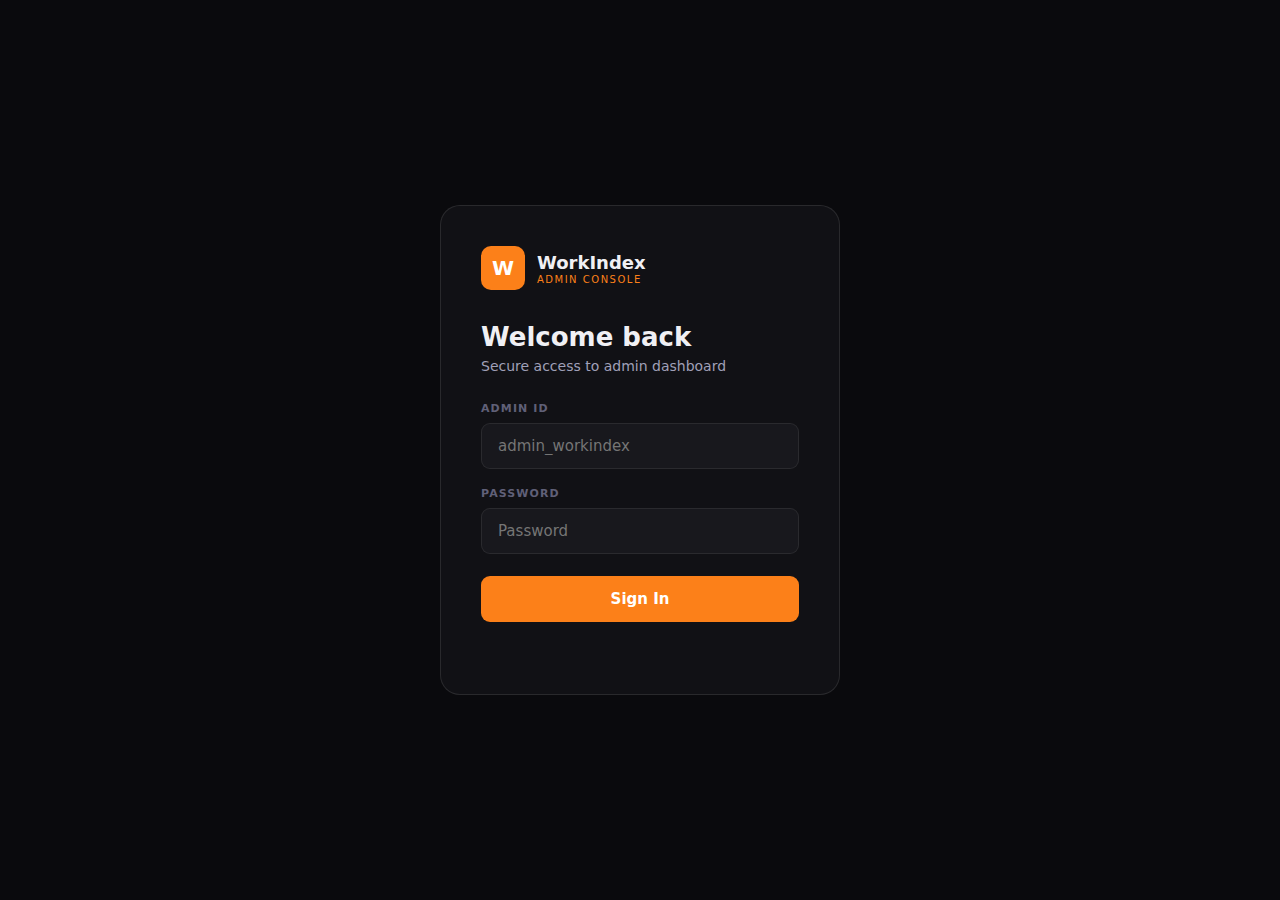
<file: admin 4.html>
<!DOCTYPE html>
<html lang="en">
<head>
<meta charset="UTF-8">
<meta name="viewport" content="width=device-width, initial-scale=1.0">
<title>WorkIndex Admin</title>
<style>
*{margin:0;padding:0;box-sizing:border-box}
body{font-family:system-ui,-apple-system,sans-serif;background:#0a0a0d;color:#f0f0f4;min-height:100vh}
::-webkit-scrollbar{width:5px}::-webkit-scrollbar-thumb{background:#333;border-radius:3px}
#loginWrap{min-height:100vh;display:flex;align-items:center;justify-content:center;background:#0a0a0d}
.lbox{width:100%;max-width:400px;padding:40px;background:#111115;border:1px solid rgba(255,255,255,0.1);border-radius:20px;margin:20px}
.lbrand{display:flex;align-items:center;gap:12px;margin-bottom:32px}
.lico{width:44px;height:44px;background:#FC8019;border-radius:10px;display:flex;align-items:center;justify-content:center;font-size:20px;font-weight:900;color:#fff;flex-shrink:0}
.lbrand h2{font-size:18px;font-weight:800}
.lbrand small{display:block;font-size:10px;color:#FC8019;letter-spacing:.15em;margin-top:1px}
.lbox h1{font-size:26px;font-weight:800;margin-bottom:6px}
.lbox>p{color:#a0a0b8;font-size:14px;margin-bottom:28px}
.fld{margin-bottom:18px}
.fld label{display:block;font-size:11px;font-weight:700;color:#606078;letter-spacing:.1em;text-transform:uppercase;margin-bottom:8px}
.fld input{width:100%;padding:13px 16px;background:#18181d;border:1px solid rgba(255,255,255,0.08);border-radius:9px;color:#f0f0f4;font-size:15px;outline:none;transition:border-color .2s;font-family:inherit}
.fld input:focus{border-color:#FC8019}
.lbtn{width:100%;padding:14px;background:#FC8019;color:#fff;border:none;border-radius:9px;font-size:15px;font-weight:700;cursor:pointer;transition:background .2s;margin-top:4px;font-family:inherit}
.lbtn:hover{background:#e06b0a}
.lerr{color:#ef4444;font-size:13px;text-align:center;margin-top:12px;min-height:20px}
#appWrap{display:none}
.sb{position:fixed;left:0;top:0;bottom:0;width:220px;background:#111115;border-right:1px solid rgba(255,255,255,0.07);display:flex;flex-direction:column;z-index:100}
.sblogo{padding:18px 16px;border-bottom:1px solid rgba(255,255,255,0.07);display:flex;align-items:center;gap:10px}
.sblogo .lico{width:32px;height:32px;font-size:13px;border-radius:8px;flex-shrink:0}
.sblogo strong{font-size:14px;font-weight:800;display:block}
.sblogo span{font-size:9px;color:#FC8019;letter-spacing:.1em;display:block}
nav{flex:1;padding:10px 8px;overflow-y:auto}
.ng{margin-bottom:14px}
.ngl{font-size:9px;font-weight:700;color:#606078;letter-spacing:.12em;text-transform:uppercase;padding:0 10px;margin-bottom:5px}
.ni{display:flex;align-items:center;gap:9px;padding:9px 11px;border-radius:8px;cursor:pointer;font-size:13px;font-weight:500;color:#a0a0b8;transition:all .15s;margin-bottom:2px;position:relative;user-select:none}
.ni:hover{background:#18181d;color:#f0f0f4}
.ni.on{background:rgba(252,128,25,0.13);color:#FC8019;font-weight:600}
.ni.on::before{content:"";position:absolute;left:0;top:20%;bottom:20%;width:3px;background:#FC8019;border-radius:0 3px 3px 0}
.nbadge{margin-left:auto;background:#ef4444;color:#fff;font-size:10px;font-weight:700;padding:2px 6px;border-radius:10px}
.sbbot{padding:10px 8px;border-top:1px solid rgba(255,255,255,0.07)}
.sbadmin{display:flex;align-items:center;gap:9px;padding:9px 11px}
.sbav{width:32px;height:32px;border-radius:50%;background:#FC8019;display:flex;align-items:center;justify-content:center;font-size:13px;font-weight:700;color:#fff;flex-shrink:0}
.sbai strong{font-size:12px;display:block;max-width:130px;overflow:hidden;text-overflow:ellipsis;white-space:nowrap}
.sbai small{font-size:10px;color:#606078}
.outbtn{width:100%;margin-top:6px;padding:8px;background:transparent;border:1px solid rgba(255,255,255,0.07);border-radius:8px;color:#a0a0b8;font-size:13px;cursor:pointer;transition:all .15s;font-family:inherit}
.outbtn:hover{border-color:#ef4444;color:#ef4444}
.main{margin-left:220px;min-height:100vh}
.tbar{padding:18px 24px;border-bottom:1px solid rgba(255,255,255,0.07);display:flex;align-items:center;justify-content:space-between;background:#0a0a0d;position:sticky;top:0;z-index:50;gap:10px;flex-wrap:wrap}
.tbar h2{font-size:20px;font-weight:800}
.tbar p{font-size:13px;color:#a0a0b8;margin-top:2px}
.dfrow{display:flex;align-items:center;gap:6px;flex-wrap:wrap}
.dfbox{display:flex;align-items:center;gap:5px;background:#18181d;border:1px solid rgba(255,255,255,0.07);border-radius:8px;padding:6px 10px}
.dfbox label{font-size:10px;color:#606078;font-weight:700;text-transform:uppercase;letter-spacing:.08em}
.dfbox input{background:transparent;border:none;color:#f0f0f4;font-size:12px;font-family:monospace;outline:none;width:108px}
.abtn{padding:7px 13px;background:#FC8019;color:#fff;border:none;border-radius:7px;font-size:12px;font-weight:700;cursor:pointer;font-family:inherit}
.abtn:hover{background:#e06b0a}
.cbtn{background:#18181d;color:#a0a0b8;border:1px solid rgba(255,255,255,0.07)}
.cnt{padding:20px 24px}
.sec{display:none}.sec.on{display:block}
.sgrid{display:grid;grid-template-columns:repeat(auto-fill,minmax(185px,1fr));gap:12px;margin-bottom:20px}
.sc{background:#111115;border:1px solid rgba(255,255,255,0.07);border-radius:12px;padding:18px;transition:all .2s}
.sc.cl{cursor:pointer}.sc.cl:hover{border-color:#FC8019;transform:translateY(-2px)}
.sclbl{font-size:10px;font-weight:700;color:#606078;text-transform:uppercase;letter-spacing:.09em;margin-bottom:10px}
.scval{font-size:28px;font-weight:800;line-height:1}
.scsub{font-size:11px;color:#606078;margin-top:5px}
.sclink{font-size:11px;color:#FC8019;margin-top:7px;font-weight:600}
.co{color:#FC8019}.cb{color:#3b82f6}.cg{color:#22c55e}.cr{color:#ef4444}.cy{color:#f59e0b}.cpu{color:#a855f7}
.card{background:#111115;border:1px solid rgba(255,255,255,0.07);border-radius:12px;overflow:hidden;margin-bottom:16px}
.ch{padding:14px 18px;border-bottom:1px solid rgba(255,255,255,0.07);display:flex;align-items:center;justify-content:space-between;flex-wrap:wrap;gap:8px}
.ch h3{font-size:14px;font-weight:700}
.fbar{display:flex;align-items:center;gap:7px;flex-wrap:wrap}
.fbar input,.fbar select{padding:7px 11px;background:#18181d;border:1px solid rgba(255,255,255,0.07);border-radius:8px;color:#f0f0f4;font-size:13px;outline:none;font-family:inherit}
.fbar input:focus,.fbar select:focus{border-color:#FC8019}
.fbar input{width:185px}
.tw{overflow-x:auto}
table{width:100%;border-collapse:collapse}
th{padding:10px 14px;text-align:left;font-size:10px;font-weight:700;color:#606078;text-transform:uppercase;letter-spacing:.1em;border-bottom:1px solid rgba(255,255,255,0.07);white-space:nowrap}
td{padding:11px 14px;font-size:13px;border-bottom:1px solid rgba(255,255,255,0.03);vertical-align:middle}
tr:last-child td{border-bottom:none}tr:hover td{background:rgba(255,255,255,.01)}
.badge{display:inline-block;padding:3px 8px;border-radius:20px;font-size:10px;font-weight:700;white-space:nowrap}
.bo{background:rgba(252,128,25,.13);color:#FC8019}.bbl{background:rgba(59,130,246,.1);color:#3b82f6}
.bgr{background:rgba(34,197,94,.1);color:#22c55e}.brd{background:rgba(239,68,68,.1);color:#ef4444}
.byw{background:rgba(245,158,11,.1);color:#f59e0b}.bpu{background:rgba(168,85,247,.1);color:#a855f7}
.bgy{background:rgba(255,255,255,.07);color:#a0a0b8}.btl{background:rgba(20,184,166,.1);color:#14b8a6}
.btn{padding:6px 12px;border-radius:7px;font-size:12px;font-weight:700;cursor:pointer;border:none;font-family:inherit;transition:all .15s;display:inline-flex;align-items:center;gap:4px;white-space:nowrap}
.bpri{background:#FC8019;color:#fff}.bgho{background:rgba(255,255,255,.06);color:#f0f0f4}
.bgrn{background:rgba(34,197,94,.1);color:#22c55e}.brdn{background:rgba(239,68,68,.1);color:#ef4444}
.bywn{background:rgba(245,158,11,.1);color:#f59e0b}
.ov{display:none;position:fixed;inset:0;background:rgba(0,0,0,.7);z-index:200;backdrop-filter:blur(3px)}
.ov.on{display:block}
.dr{position:fixed;right:0;top:0;bottom:0;width:560px;max-width:96vw;background:#111115;border-left:1px solid rgba(255,255,255,0.07);z-index:201;transform:translateX(100%);transition:transform .3s ease;display:flex;flex-direction:column}
.dr.on{transform:translateX(0)}
.drh{padding:16px 20px;border-bottom:1px solid rgba(255,255,255,0.07);display:flex;align-items:center;justify-content:space-between;flex-shrink:0}
.drh h3{font-size:16px;font-weight:700}
.drx{background:none;border:none;color:#a0a0b8;font-size:24px;cursor:pointer;line-height:1;padding:0}
.drtabs{display:flex;gap:3px;padding:12px 20px 0;border-bottom:1px solid rgba(255,255,255,0.07);flex-shrink:0;overflow-x:auto}
.drt{padding:8px 14px;border-radius:8px 8px 0 0;font-size:13px;font-weight:600;cursor:pointer;color:#a0a0b8;border:1px solid transparent;border-bottom:none;white-space:nowrap;transition:all .15s}
.drt.on{background:#111115;color:#FC8019;border-color:rgba(255,255,255,0.07)}
.drb{flex:1;overflow-y:auto;padding:20px}
.drp{display:none}.drp.on{display:block}
.uhero{display:flex;align-items:center;gap:14px;padding:16px;background:#18181d;border-radius:12px;margin-bottom:14px;border:1px solid rgba(255,255,255,0.07)}
.uav{width:50px;height:50px;border-radius:50%;background:#FC8019;display:flex;align-items:center;justify-content:center;font-size:20px;font-weight:700;color:#fff;flex-shrink:0;overflow:hidden}
.uav img{width:100%;height:100%;object-fit:cover;border-radius:50%}
.uhi h3{font-size:17px;font-weight:700;margin-bottom:3px}
.uhi p{font-size:13px;color:#a0a0b8;margin-bottom:5px}
.igrid{display:grid;grid-template-columns:1fr 1fr;gap:9px;margin-bottom:14px}
.ic{padding:11px 13px;background:#18181d;border-radius:8px;border:1px solid rgba(255,255,255,0.07)}
.ic label{font-size:10px;color:#606078;text-transform:uppercase;letter-spacing:.08em;font-weight:700;display:block;margin-bottom:4px}
.ic span{font-size:13px;font-weight:600}
.txi{display:flex;align-items:center;justify-content:space-between;padding:10px 13px;background:#18181d;border-radius:8px;margin-bottom:5px;border:1px solid rgba(255,255,255,0.07)}
.txd{font-size:13px;font-weight:500}.txm{font-size:11px;color:#606078;margin-top:2px}
.txa{font-size:13px;font-weight:700;flex-shrink:0}.txa.p{color:#22c55e}.txa.n{color:#ef4444}
.ledger{display:grid;grid-template-columns:repeat(4,1fr);gap:9px;margin-bottom:14px}
.lc{padding:12px;background:#18181d;border-radius:8px;text-align:center;border:1px solid rgba(255,255,255,0.07)}
.lc label{font-size:10px;color:#606078;text-transform:uppercase;letter-spacing:.08em;font-weight:700;display:block;margin-bottom:5px}
.lc span{font-size:17px;font-weight:800}
.slbl{font-size:10px;font-weight:700;color:#606078;text-transform:uppercase;letter-spacing:.1em;margin:14px 0 8px;display:flex;align-items:center;gap:7px}
.slbl::after{content:"";flex:1;height:1px;background:rgba(255,255,255,0.07)}
.tcard{background:#18181d;border:1px solid rgba(255,255,255,0.07);border-radius:12px;padding:16px;margin-bottom:11px}
.ttop{display:flex;align-items:center;justify-content:space-between;margin-bottom:10px}
.ttu{display:flex;align-items:center;gap:9px}
.ttav{width:36px;height:36px;background:#FC8019;border-radius:50%;display:flex;align-items:center;justify-content:center;font-size:13px;font-weight:700;color:#fff;flex-shrink:0}
.tti strong{font-size:14px;display:block}.tti small{font-size:12px;color:#a0a0b8}
.tamt{font-size:20px;font-weight:800;color:#f59e0b;margin-bottom:8px}
.trow{display:flex;justify-content:space-between;padding:6px 9px;background:#111115;border-radius:6px;margin-bottom:3px;font-size:12px}
.tnote{width:100%;padding:8px 11px;background:#111115;border:1px solid rgba(255,255,255,0.07);border-radius:8px;color:#f0f0f4;font-family:inherit;font-size:13px;resize:none;outline:none;margin-bottom:8px;display:block}
.tnote:focus{border-color:#FC8019}
.tacrow{display:flex;gap:7px}
.chatbox{max-height:360px;overflow-y:auto;padding:12px;background:#18181d;border-radius:12px}
.cmsg{display:flex;gap:8px;margin-bottom:9px}.cmsg.r{flex-direction:row-reverse}
.cbub{max-width:70%;padding:8px 12px;border-radius:14px;font-size:13px;line-height:1.5}
.cmsg.l .cbub{background:#1f1f26;border-radius:14px 14px 14px 4px}
.cmsg.r .cbub{background:rgba(252,128,25,.12);border-radius:14px 14px 4px 14px;color:#FC8019}
.cmsgn{font-size:10px;color:#606078;margin-bottom:2px}
.cmsgt{font-size:10px;color:#606078;margin-top:2px;text-align:right}
.spin{display:inline-block;width:20px;height:20px;border:2px solid rgba(255,255,255,.1);border-top-color:#FC8019;border-radius:50%;animation:sp .7s linear infinite}
@keyframes sp{to{transform:rotate(360deg)}}
.empty{text-align:center;padding:40px;color:#606078}
.empty h3{font-size:15px;font-weight:700;color:#a0a0b8;margin-bottom:5px}
.toast-el{position:fixed;bottom:22px;right:22px;padding:11px 18px;border-radius:8px;font-size:14px;font-weight:600;z-index:999;animation:su .3s ease}
.toast-el.s{background:#22c55e;color:#fff}.toast-el.e{background:#ef4444;color:#fff}.toast-el.i{background:#3b82f6;color:#fff}
@keyframes su{from{transform:translateY(18px);opacity:0}to{transform:none;opacity:1}}
/* DATE INPUT - force visible on all browsers/OS */
.dfbox input[type="date"]{
  width:130px;
  color:#f0f0f4;
  background:transparent;
  border:none;
  font-size:12px;
  font-family:inherit;
  outline:none;
  cursor:pointer;
  -webkit-appearance:none;
  appearance:none;
  color-scheme:dark;
}
.dfbox input[type="date"]::-webkit-calendar-picker-indicator{
  filter:invert(1) opacity(0.6);
  cursor:pointer;
}
.dfbox input[type="date"]::-webkit-datetime-edit{color:#f0f0f4}
.dfbox input[type="date"]::-webkit-datetime-edit-fields-wrapper{color:#f0f0f4}

/* MOBILE - bottom nav bar instead of collapsed sidebar */
@media(max-width:768px){
  /* Hide desktop sidebar completely */
  .sb{display:none}
  .main{margin-left:0}
  .tbar{padding:10px 14px;flex-direction:column;align-items:flex-start;gap:8px}
  .dfrow{width:100%;flex-wrap:wrap}
  .dfbox{flex:1;min-width:120px}
  .dfbox input[type="date"]{width:100%}
  .cnt{padding:10px 12px}
  .sgrid{grid-template-columns:1fr 1fr}
  .igrid,.ledger{grid-template-columns:1fr 1fr}
  /* Bottom nav bar */
  #mobileNav{
    display:flex;position:fixed;bottom:0;left:0;right:0;
    background:#111115;border-top:1px solid rgba(255,255,255,.1);
    z-index:200;overflow-x:auto;-webkit-overflow-scrolling:touch;
    scrollbar-width:none;padding:0;
  }
  #mobileNav::-webkit-scrollbar{display:none}
  .mni{
    display:flex;flex-direction:column;align-items:center;justify-content:center;
    min-width:64px;padding:8px 6px;color:#606078;font-size:9px;font-weight:600;
    cursor:pointer;border:none;background:none;gap:3px;flex-shrink:0;
    transition:color .15s;text-transform:uppercase;letter-spacing:.04em;
  }
  .mni span:first-child{font-size:18px;line-height:1}
  .mni.on{color:#FC8019}
  /* push content above bottom nav */
  .main{padding-bottom:62px}
  /* admin info at top on mobile */
  #mobileTopBar{
    display:flex;align-items:center;justify-content:space-between;
    padding:10px 14px;background:#111115;border-bottom:1px solid rgba(255,255,255,.07);
  }
  #mobileTopBar .sbav{width:28px;height:28px;font-size:12px;border-radius:50%;background:#FC8019;display:flex;align-items:center;justify-content:center;font-weight:700;color:#fff}
  #mobileTopBar strong{font-size:13px;font-weight:700}
  #mobileTopBar small{font-size:10px;color:#606078;display:block}
  #mobileTopBar button{background:none;border:1px solid rgba(255,255,255,.1);border-radius:7px;color:#a0a0b8;font-size:11px;padding:5px 10px;cursor:pointer;font-family:inherit}
  /* drawer full width on mobile */
  .dr{width:100%;max-width:100vw}
}
@media(min-width:769px){
  #mobileNav{display:none}
  #mobileTopBar{display:none}
}

/* ---- MODAL ---- */
.modal-bg{display:none;position:fixed;inset:0;background:rgba(0,0,0,.8);z-index:300;align-items:center;justify-content:center}
.modal-bg.on{display:flex}
.modal{background:#111115;border:1px solid rgba(255,255,255,.1);border-radius:16px;width:100%;max-width:520px;margin:20px;max-height:90vh;display:flex;flex-direction:column}
.modal-h{padding:18px 20px;border-bottom:1px solid rgba(255,255,255,.07);display:flex;align-items:center;justify-content:space-between;flex-shrink:0}
.modal-h h3{font-size:15px;font-weight:700}
.modal-x{background:none;border:none;color:#a0a0b8;font-size:22px;cursor:pointer;padding:0;line-height:1}
.modal-b{padding:20px;overflow-y:auto}
.mfld{margin-bottom:14px}
.mfld label{display:block;font-size:11px;font-weight:700;color:#606078;text-transform:uppercase;letter-spacing:.08em;margin-bottom:6px}
.mfld input,.mfld textarea,.mfld select{width:100%;padding:10px 13px;background:#18181d;border:1px solid rgba(255,255,255,.08);border-radius:8px;color:#f0f0f4;font-size:13px;outline:none;font-family:inherit}
.mfld textarea{resize:vertical;min-height:80px}
.mfld input:focus,.mfld textarea:focus,.mfld select:focus{border-color:#FC8019}
.mfoot{padding:14px 20px;border-top:1px solid rgba(255,255,255,.07);display:flex;gap:8px;justify-content:flex-end;flex-shrink:0}
/* CHAT FULL */
.chat-full{display:flex;flex-direction:column;height:100%}
.chat-msgs{flex:1;overflow-y:auto;padding:14px;display:flex;flex-direction:column;gap:8px}
.chat-inp-row{padding:12px 14px;border-top:1px solid rgba(255,255,255,.07);display:flex;gap:8px;flex-shrink:0}
/* TICKET card */
.tk-card{background:#18181d;border:1px solid rgba(255,255,255,.07);border-radius:12px;padding:14px;margin-bottom:10px}
.tk-head{display:flex;justify-content:space-between;align-items:flex-start;margin-bottom:8px}
.tk-meta{font-size:11px;color:#606078;margin-bottom:6px}
.tk-body{font-size:13px;color:#d0d0e0;line-height:1.55;margin-bottom:10px}
/* COMM */
.rec-chip{display:inline-flex;align-items:center;gap:5px;background:#18181d;border:1px solid rgba(255,255,255,.1);border-radius:20px;padding:3px 10px;font-size:12px;margin:3px}
.rec-chip button{background:none;border:none;color:#606078;cursor:pointer;font-size:14px;line-height:1;padding:0 0 0 3px}
/* INVOICE */
.inv-preview{background:#fff;color:#111;border-radius:8px;padding:28px;font-family:system-ui;font-size:13px}
.inv-preview h2{font-size:22px;font-weight:800;color:#FC8019;margin-bottom:4px}
.inv-row{display:flex;justify-content:space-between;padding:5px 0;border-bottom:1px solid #eee;font-size:12px}
.inv-total{display:flex;justify-content:space-between;padding:8px 0;font-weight:700;font-size:14px}

/* HEATMAP */
#hmapWrap{position:relative;width:100%;max-width:700px;margin:0 auto}
#hmapWrap svg{width:100%;height:auto;display:block}
.hm-path{fill:#1a1a24;stroke:#2a2a3a;stroke-width:.5;cursor:pointer;transition:fill .2s}
.hm-path:hover{fill:#FC8019;opacity:.8}
.hm-tip{position:absolute;background:#111115;border:1px solid rgba(255,255,255,.15);border-radius:8px;padding:8px 12px;font-size:12px;pointer-events:none;display:none;z-index:10;min-width:130px;box-shadow:0 4px 20px rgba(0,0,0,.5)}
.hm-tip strong{display:block;font-size:13px;margin-bottom:3px}
.hm-legend{display:flex;align-items:center;gap:6px;margin-top:10px;font-size:11px;color:#606078;flex-wrap:wrap}
.hm-lswatch{width:14px;height:14px;border-radius:3px;flex-shrink:0}
.hm-drill{display:flex;align-items:center;gap:8px;margin-bottom:12px;flex-wrap:wrap}
.hm-crumb{font-size:12px;color:#FC8019;cursor:pointer;font-weight:600}
.hm-crumb:not(:last-child)::after{content:" › ";color:#606078;cursor:default}
.hm-bar-row{display:flex;align-items:center;gap:8px;margin-bottom:6px}
.hm-bar-label{font-size:12px;width:110px;flex-shrink:0;overflow:hidden;text-overflow:ellipsis;white-space:nowrap}
.hm-bar{height:18px;border-radius:4px;min-width:4px;transition:width .4s;position:relative}
.hm-bar-val{font-size:11px;color:#a0a0b8;margin-left:4px}
/* DM MODAL */
#dmModal .modal{max-width:480px}
/* KYC MODAL */
#kycModal .modal{max-width:700px;max-height:90vh}
.kyc-doc{background:#18181d;border:1px solid rgba(255,255,255,.07);border-radius:10px;padding:12px;margin-bottom:10px;display:flex;align-items:center;gap:12px}
.kyc-doc-icon{width:38px;height:38px;border-radius:8px;background:#FC8019;display:flex;align-items:center;justify-content:center;font-size:18px;flex-shrink:0}
.kyc-doc-info strong{font-size:13px;display:block}
.kyc-doc-info small{font-size:11px;color:#606078}
.kyc-doc-actions{margin-left:auto;display:flex;gap:6px}
.kyc-img-preview{width:100%;max-height:400px;object-fit:contain;border-radius:8px;border:1px solid rgba(255,255,255,.07);background:#0a0a0d}
/* ANNOUNCEMENT in comm */
.ann-card{background:rgba(252,128,25,.07);border:1px solid rgba(252,128,25,.2);border-radius:12px;padding:16px;margin-bottom:16px}
.ann-card h4{font-size:13px;font-weight:700;color:#FC8019;margin-bottom:10px}
</style>
</head>
<body>

<div id="loginWrap">
  <div class="lbox">
    <div class="lbrand">
      <div class="lico">W</div>
      <div><h2>WorkIndex</h2><small>ADMIN CONSOLE</small></div>
    </div>
    <h1>Welcome back</h1>
    <p>Secure access to admin dashboard</p>
    <div class="fld"><label>Admin ID</label><input type="text" id="liId" placeholder="admin_workindex" autocomplete="off"></div>
    <div class="fld"><label>Password</label><input type="password" id="liPw" placeholder="Password"></div>
    <button class="lbtn" id="loginBtn">Sign In</button>
    <div class="lerr" id="lerr"></div>
  </div>
</div>

<div id="appWrap" style="display:none">

  <!-- MOBILE TOP BAR (hidden on desktop via CSS) -->
  <div id="mobileTopBar">
    <div style="display:flex;align-items:center;gap:9px">
      <div class="sbav" id="msbAv">A</div>
      <div><strong id="msbNm">Admin</strong><small id="msbId">-</small></div>
    </div>
    <button id="mLogoutBtn">Logout</button>
  </div>

  <!-- MOBILE BOTTOM NAV (hidden on desktop via CSS) -->
  <div id="mobileNav">
    <button class="mni on" data-s="dashboard"><span>&#128202;</span><span>Home</span></button>
    <button class="mni" data-s="heatmap"><span>&#127760;</span><span>Map</span></button>
    <button class="mni" data-s="experts"><span>&#128188;</span><span>Experts</span></button>
    <button class="mni" data-s="clients"><span>&#128101;</span><span>Clients</span></button>
    <button class="mni" data-s="chats"><span>&#128172;</span><span>Chats</span></button>
    <button class="mni" data-s="credits"><span>&#128142;</span><span>Credits</span></button>
    <button class="mni" data-s="tickets"><span>&#127915;</span><span>Tickets</span></button>
    <button class="mni" data-s="refunds"><span>&#128176;</span><span>Refunds</span></button>
    <button class="mni" data-s="actions"><span>&#9889;</span><span>Actions</span></button>
    <button class="mni" data-s="posts"><span>&#128221;</span><span>Posts</span></button>
    <button class="mni" data-s="reviews"><span>&#11088;</span><span>Reviews</span></button>
    <button class="mni" data-s="registrations"><span>&#9989;</span><span>Reg</span></button>
    <button class="mni" data-s="communication"><span>&#128140;</span><span>Comms</span></button>
    <button class="mni" data-s="invoices"><span>&#128196;</span><span>Invoice</span></button>
  </div>

  <div class="sb">
    <div class="sblogo"><div class="lico">W</div><div><strong>WorkIndex</strong><span>ADMIN</span></div></div>
    <nav>
      <div class="ng"><div class="ngl">Overview</div><div class="ni on" data-s="dashboard"><span>&#128202;</span><span>Dashboard</span></div>
        <div class="ni" data-s="heatmap"><span>&#127760;</span><span>Geo Heatmap</span></div></div>
      <div class="ng"><div class="ngl">People</div>
        <div class="ni" data-s="experts"><span>&#128188;</span><span>Experts</span></div>
        <div class="ni" data-s="clients"><span>&#128101;</span><span>Clients</span></div>
      </div>
      <div class="ng"><div class="ngl">Activity</div>
        <div class="ni" data-s="approaches"><span>&#127919;</span><span>Approaches</span></div>
        <div class="ni" data-s="chats"><span>&#128172;</span><span>Chats</span></div>
        <div class="ni" data-s="credits"><span>&#128142;</span><span>Credits</span></div>
      </div>
      <div class="ng"><div class="ngl">Support</div>
        <div class="ni" data-s="tickets"><span>&#127915;</span><span>Tickets</span><span class="nbadge" id="tkbadge" style="display:none">0</span></div>
        <div class="ni" data-s="refunds"><span>&#128176;</span><span>Refunds</span><span class="nbadge" id="rbadge" style="display:none">0</span></div>
        <div class="ni" data-s="actions"><span>&#9889;</span><span>Actions</span></div>
      </div>
      <div class="ng"><div class="ngl">Platform</div>
        <div class="ni" data-s="posts"><span>&#128221;</span><span>Posts</span></div>
        <div class="ni" data-s="reviews"><span>&#11088;</span><span>Reviews</span></div>
        <div class="ni" data-s="registrations"><span>&#9989;</span><span>Registrations</span></div>
        <div class="ni" data-s="payments"><span>&#128184;</span><span>Payments</span></div>
      </div>
      <div class="ng"><div class="ngl">Tools</div>
        <div class="ni" data-s="communication"><span>&#128140;</span><span>Communication</span></div>
        <div class="ni" data-s="invoices"><span>&#128196;</span><span>Invoices</span></div>
      </div>
    </nav>
    <div class="sbbot">
      <div class="sbadmin"><div class="sbav" id="sbAv">A</div><div class="sbai"><strong id="sbNm">Admin</strong><small id="sbId">-</small></div></div>
      <button class="outbtn" id="logoutBtn">Logout</button>
    </div>
  </div>
  <div class="main">
    <div class="tbar">
      <div><h2 id="ptitle">Dashboard</h2><p id="psub">Platform overview</p></div>
      <div class="dfrow">
        <div class="dfbox"><label>FROM</label><input type="date" id="dfF"></div>
        <div class="dfbox"><label>TO</label><input type="date" id="dfT"></div>
        <button class="abtn" id="applyDF">Apply</button>
        <button class="abtn cbtn" id="clearDF">Clear</button>
      </div>
    </div>
    <div class="cnt">
      <div class="sec on" id="sec-dashboard">
        <div class="sgrid" id="sgrid"></div>
        <div class="card"><div class="ch"><h3>Recent Signups</h3></div>
          <div class="tw"><table><thead><tr><th>Name</th><th>Role</th><th>Email</th><th>Credits</th><th>Joined</th></tr></thead><tbody id="recentTbl"></tbody></table></div>
        </div>
      </div>
      <div class="sec" id="sec-heatmap">
        <div style="display:grid;grid-template-columns:1fr 1fr;gap:16px;align-items:start">
          <div class="card">
            <div class="ch">
              <h3>&#127760; Geographic Distribution</h3>
              <div class="fbar">
                <select id="hmRole"><option value="expert">Experts</option><option value="client">Clients</option><option value="all">All Users</option></select>
                <button class="abtn" id="hmRefresh" style="padding:6px 12px">Refresh</button>
              </div>
            </div>
            <div style="padding:16px">
              <div class="hm-drill" id="hmCrumbs"><span class="hm-crumb" data-level="country">India</span></div>
              <div id="hmMapArea" style="min-height:200px;display:flex;align-items:center;justify-content:center">
                <div style="color:#606078;font-size:13px">Loading map...</div>
              </div>
              <div class="hm-legend" id="hmLegend"></div>
              <div id="hmTip" class="hm-tip"></div>
            </div>
          </div>
          <div class="card">
            <div class="ch"><h3 id="hmBarTitle">Top States</h3></div>
            <div style="padding:16px" id="hmBars"></div>
          </div>
        </div>
      </div>
      <div class="sec" id="sec-experts">
        <div class="card"><div class="ch"><h3>All Experts</h3><div class="fbar"><input type="text" id="eSrch" placeholder="Search..."></div></div>
          <div class="tw"><table><thead><tr><th>Name</th><th>Email</th><th>Phone</th><th>Credits</th><th>Rating</th><th>Status</th><th>Joined</th><th></th></tr></thead><tbody id="eTbl"></tbody></table></div>
        </div>
      </div>
      <div class="sec" id="sec-clients">
        <div class="card"><div class="ch"><h3>All Clients</h3><div class="fbar"><input type="text" id="cSrch" placeholder="Search..."></div></div>
          <div class="tw"><table><thead><tr><th>Name</th><th>Email</th><th>Phone</th><th>Status</th><th>Joined</th><th></th></tr></thead><tbody id="cTbl"></tbody></table></div>
        </div>
      </div>
      <div class="sec" id="sec-approaches">
        <div class="card"><div class="ch"><h3>Approaches</h3><div class="fbar">
          <select id="apSt"><option value="all">All Status</option><option value="pending">Pending</option><option value="accepted">Accepted</option><option value="rejected">Rejected</option></select>
        </div></div>
          <div class="tw"><table><thead><tr><th>Expert</th><th>Client</th><th>Request</th><th>Credits</th><th>Status</th><th>Date</th></tr></thead><tbody id="apTbl"></tbody></table></div>
        </div>
      </div>
      <div class="sec" id="sec-chats">
        <div class="card"><div class="ch"><h3>All Conversations</h3></div>
          <div class="tw"><table><thead><tr><th>Expert</th><th>Client</th><th>Request</th><th>Last Message</th><th>Date</th><th></th></tr></thead><tbody id="chTbl"></tbody></table></div>
        </div>
      </div>
      <div class="sec" id="sec-credits">
        <div class="card"><div class="ch"><h3>Credit Transactions</h3><div class="fbar">
          <select id="crType"><option value="all">All Types</option><option value="purchase">Purchases</option><option value="spent">Spent</option><option value="refund">Refunds</option><option value="bonus">Bonus</option></select>
          <input type="text" id="crSrch" placeholder="Expert name..." style="width:160px">
        </div></div>
          <div class="tw"><table><thead><tr><th>Expert</th><th>Type</th><th>Amount</th><th>Balance</th><th>Description</th><th>Date</th></tr></thead><tbody id="crTbl"></tbody></table></div>
        </div>
      </div>
      <div class="sec" id="sec-refunds"><div id="rfList"></div></div>
      <div class="sec" id="sec-tickets">
        <div class="card"><div class="ch"><h3>Support Tickets</h3><div class="fbar">
          <select id="tkSt"><option value="all">All</option><option value="open">Open</option><option value="pending_review">Pending Review</option><option value="resolved">Resolved</option></select>
          <input type="text" id="tkSrch" placeholder="Search user..." style="width:160px">
        </div></div>
          <div class="tw"><table><thead><tr><th>User</th><th>Type</th><th>Subject</th><th>Status</th><th>Credits Req</th><th>Date</th><th></th></tr></thead><tbody id="tkTbl"></tbody></table></div>
        </div>
      </div>
      <div class="sec" id="sec-posts">
        <div class="card"><div class="ch"><h3>User Posts / Requests</h3><div class="fbar">
          <input type="text" id="poSrch" placeholder="Search posts..." style="width:185px">
          <select id="poSt"><option value="all">All Status</option><option value="open">Open</option><option value="closed">Closed</option><option value="flagged">Flagged</option></select>
        </div></div>
          <div class="tw"><table><thead><tr><th>Title</th><th>Client</th><th>Service</th><th>Budget</th><th>Status</th><th>Credits</th><th>Date</th><th></th></tr></thead><tbody id="poTbl"></tbody></table></div>
        </div>
      </div>
      <div class="sec" id="sec-reviews">
        <div class="card"><div class="ch"><h3>Ratings &amp; Reviews</h3><div class="fbar">
          <input type="text" id="rvSrch" placeholder="Search expert..." style="width:160px">
          <select id="rvMin"><option value="0">All Ratings</option><option value="1">1+ Stars</option><option value="1" selected>All</option><option value="3">Below 3 Stars</option></select>
        </div></div>
          <div class="tw"><table><thead><tr><th>Expert</th><th>Client</th><th>Rating</th><th>Review</th><th>Date</th><th></th></tr></thead><tbody id="rvTbl"></tbody></table></div>
        </div>
      </div>
      <div class="sec" id="sec-registrations">
        <div class="card"><div class="ch"><h3>Expert Registrations</h3><div class="fbar">
          <select id="rgSt"><option value="pending">Pending</option><option value="approved">Approved</option><option value="rejected">Rejected</option><option value="all">All</option></select>
        </div></div>
          <div class="tw"><table><thead><tr><th>Name</th><th>Email</th><th>Phone</th><th>Specialization</th><th>KYC Docs</th><th>Status</th><th>Applied</th><th></th></tr></thead><tbody id="rgTbl"></tbody></table></div>
        </div>
      </div>
      <div class="sec" id="sec-payments">
        <div class="card"><div class="ch"><h3>Failed Payments</h3></div>
          <div class="tw"><table><thead><tr><th>User</th><th>Amount</th><th>Gateway</th><th>Reason</th><th>Date</th><th></th></tr></thead><tbody id="pyTbl"></tbody></table></div>
        </div>
      </div>
      <div class="sec" id="sec-communication">
        <!-- ANNOUNCEMENT CARD -->
        <div class="ann-card" style="margin-bottom:16px">
          <h4>&#128226; Send Announcement (Bell Notification)</h4>
          <div class="mfld"><label style="color:#a0a0b8">Recipients</label>
            <select id="annTarget" style="width:100%;padding:9px 12px;background:#18181d;border:1px solid rgba(255,255,255,.08);border-radius:8px;color:#f0f0f4;font-size:13px;outline:none;font-family:inherit">
              <option value="all">All Users</option>
              <option value="experts">All Experts</option>
              <option value="clients">All Clients</option>
            </select>
          </div>
          <div class="mfld"><label style="color:#a0a0b8">Title</label><input type="text" id="annTitle" placeholder="Announcement title..." style="width:100%;padding:9px 12px;background:#18181d;border:1px solid rgba(255,255,255,.08);border-radius:8px;color:#f0f0f4;font-size:13px;outline:none;font-family:inherit"></div>
          <div class="mfld"><label style="color:#a0a0b8">Message</label><textarea id="annMsg" rows="3" placeholder="Announcement body — appears as bell notification in user's app..." style="width:100%;padding:9px 12px;background:#18181d;border:1px solid rgba(255,255,255,.08);border-radius:8px;color:#f0f0f4;font-size:13px;outline:none;font-family:inherit;resize:vertical"></textarea></div>
          <div style="display:flex;gap:8px;align-items:center">
            <button class="abtn" id="sendAnnBtn">&#128276; Send Announcement</button>
            <div id="annStatus" style="font-size:13px;color:#22c55e"></div>
          </div>
        </div>
        <!-- BULK EMAIL CARD -->
        <div class="card" style="margin-bottom:16px"><div class="ch"><h3>&#128140; Bulk Email</h3></div>
          <div style="padding:20px">
            <div class="mfld"><label>Recipients</label>
              <select id="commTarget" style="margin-bottom:8px">
                <option value="all">All Users</option>
                <option value="experts">All Experts</option>
                <option value="clients">All Clients</option>
                <option value="custom">Custom (paste emails)</option>
              </select>
              <div id="commCustomBox" style="display:none"><textarea id="commEmails" rows="3" placeholder="Paste emails comma separated..."></textarea></div>
            </div>
            <div class="mfld"><label>Subject</label><input type="text" id="commSubj" placeholder="Email subject"></div>
            <div class="mfld"><label>Message</label><textarea id="commMsg" rows="5" placeholder="Write your message..."></textarea></div>
            <div style="display:flex;gap:8px">
              <button class="abtn" id="previewCommBtn">Preview</button>
              <button class="abtn" id="sendCommBtn">Send Email</button>
            </div>
            <div id="commStatus" style="margin-top:12px;font-size:13px;color:#22c55e"></div>
          </div>
        </div>
        <div class="card"><div class="ch"><h3>History</h3></div>
          <div class="tw"><table><thead><tr><th>Type</th><th>Subject / Title</th><th>Target</th><th>Sent To</th><th>Date</th></tr></thead><tbody id="commHist"></tbody></table></div>
        </div>
      </div>
      <div class="sec" id="sec-invoices">
        <div style="display:grid;grid-template-columns:1fr 1fr;gap:16px">
          <div class="card"><div class="ch"><h3>Generate Invoice</h3></div>
            <div style="padding:16px">
              <div class="mfld">
                <label>Expert / User</label>
                <select id="invUserSel" style="width:100%;padding:10px 13px;background:#18181d;border:1px solid rgba(255,255,255,.08);border-radius:8px;color:#f0f0f4;font-size:13px;outline:none;font-family:inherit">
                  <option value="">-- Select Expert --</option>
                </select>
              </div>
              <div class="mfld">
                <label>Transaction / Purchase</label>
                <select id="invTxSel" disabled style="width:100%;padding:10px 13px;background:#18181d;border:1px solid rgba(255,255,255,.08);border-radius:8px;color:#606078;font-size:13px;outline:none;font-family:inherit">
                  <option value="">-- Select Expert first --</option>
                </select>
              </div>
              <div class="mfld"><label>Service Description</label><input type="text" id="invDesc" placeholder="Auto-filled from transaction or enter manually"></div>
              <div class="mfld"><label>Amount (INR)</label><input type="number" id="invAmt" placeholder="0"></div>
              <div class="mfld"><label>Invoice Date</label><input type="date" id="invDate"></div>
              <div class="mfld"><label>Due Date</label><input type="date" id="invDue"></div>
              <div class="mfld"><label>Notes</label><textarea id="invNotes" rows="2" placeholder="Additional notes..."></textarea></div>
              <button class="abtn" id="genInvBtn" style="width:100%">&#128196; Generate &amp; Print Invoice</button>
            </div>
          </div>
          <div class="card"><div class="ch"><h3>Invoice Preview</h3></div>
            <div id="invPreview" style="padding:16px"><div class="empty"><h3>Select expert to preview</h3></div></div>
          </div>
        </div>
      </div>
      <div class="sec" id="sec-actions">
        <div class="card"><div class="ch"><h3>User Actions</h3><div class="fbar">
          <input type="text" id="acSrch" placeholder="Search any user..." style="width:200px">
          <select id="acRole"><option value="all">All</option><option value="expert">Experts</option><option value="client">Clients</option></select>
        </div></div>
          <div class="tw"><table><thead><tr><th>Name</th><th>Role</th><th>Email</th><th>Status</th><th>Warns</th><th>Actions</th></tr></thead><tbody id="acTbl"></tbody></table></div>
        </div>
      </div>
    </div>
  </div>
</div>

<div class="ov" id="ov1"></div>
<div class="dr" id="dr1">
  <div class="drh"><h3 id="drT">Profile</h3><button class="drx" id="drClose">&#215;</button></div>
  <div class="drtabs" id="drTabs"></div>
  <div class="drb" id="drB"></div>
</div>
<div class="ov" id="ov2"></div>
<div class="dr" id="dr2">
  <div class="drh"><h3 id="chDrT">Chat</h3><button class="drx" id="chDrClose">&#215;</button></div>
  <div class="drb"><div id="chDrMeta" style="margin-bottom:12px"></div><div class="chatbox" id="chDrMsgs"></div></div>
</div>



<!-- CREDIT ADJUST MODAL -->
<div class="modal-bg" id="creditModal">
  <div class="modal">
    <div class="modal-h"><h3>Adjust Credits</h3><button class="modal-x" data-close="creditModal">&#215;</button></div>
    <div class="modal-b">
      <div id="creditModalInfo" style="margin-bottom:14px;padding:12px;background:#18181d;border-radius:8px;font-size:13px"></div>
      <div class="mfld"><label>Action</label>
        <select id="creditAction">
          <option value="add">Add Credits</option>
          <option value="deduct">Deduct Credits</option>
          <option value="set">Set to Exact Amount</option>
        </select>
      </div>
      <div class="mfld"><label>Amount</label><input type="number" id="creditAmount" placeholder="0" min="0"></div>
      <div class="mfld"><label>Reason</label><textarea id="creditReason" rows="2" placeholder="Reason for adjustment..."></textarea></div>
    </div>
    <div class="mfoot">
      <button class="btn bgho" data-close="creditModal">Cancel</button>
      <button class="btn bpri" id="creditSubmit">Apply</button>
    </div>
  </div>
</div>

<!-- RESET PASSWORD MODAL -->
<div class="modal-bg" id="pwModal">
  <div class="modal">
    <div class="modal-h"><h3>Reset Password</h3><button class="modal-x" data-close="pwModal">&#215;</button></div>
    <div class="modal-b">
      <div id="pwModalInfo" style="margin-bottom:14px;font-size:13px;color:#a0a0b8"></div>
      <div class="mfld"><label>New Password</label><input type="password" id="newPw" placeholder="Min 8 characters"></div>
      <div class="mfld"><label>Confirm Password</label><input type="password" id="newPw2" placeholder="Repeat password"></div>
    </div>
    <div class="mfoot">
      <button class="btn bgho" data-close="pwModal">Cancel</button>
      <button class="btn bpri" id="pwSubmit">Reset Password</button>
    </div>
  </div>
</div>

<!-- EDIT POST MODAL -->
<div class="modal-bg" id="postModal">
  <div class="modal">
    <div class="modal-h"><h3>Edit Post</h3><button class="modal-x" data-close="postModal">&#215;</button></div>
    <div class="modal-b">
      <div class="mfld"><label>Title</label><input type="text" id="postTitle"></div>
      <div class="mfld"><label>Description</label><textarea id="postDesc" rows="4"></textarea></div>
      <div class="mfld"><label>Status</label>
        <select id="postStatus"><option value="open">Open</option><option value="closed">Closed</option><option value="flagged">Flagged</option></select>
      </div>
      <div class="mfld"><label>Credits Required</label><input type="number" id="postCredits"></div>
    </div>
    <div class="mfoot">
      <button class="btn bgho" data-close="postModal">Cancel</button>
      <button class="btn brdn" id="deletePostBtn">Delete Post</button>
      <button class="btn bpri" id="savePostBtn">Save Changes</button>
    </div>
  </div>
</div>

<!-- TICKET DETAIL MODAL -->
<div class="modal-bg" id="ticketModal">
  <div class="modal" style="max-width:600px">
    <div class="modal-h"><h3 id="tkModalTitle">Ticket Details</h3><button class="modal-x" data-close="ticketModal">&#215;</button></div>
    <div class="modal-b" id="tkModalBody"></div>
    <div class="mfoot">
      <button class="btn bgho" data-close="ticketModal">Close</button>
      <button class="btn bgrn" id="tkApproveBtn" style="display:none">Approve Refund</button>
      <button class="btn brdn" id="tkRejectBtn" style="display:none">Reject</button>
      <button class="btn bpri" id="tkResolveBtn" style="display:none">Mark Resolved</button>
    </div>
  </div>
</div>


<!-- DM MODAL -->
<div class="modal-bg" id="dmModal">
  <div class="modal" style="max-width:480px">
    <div class="modal-h"><h3>&#128172; Direct Message</h3><button class="modal-x" data-close="dmModal">&#215;</button></div>
    <div class="modal-b">
      <div id="dmModalInfo" style="margin-bottom:14px;padding:12px;background:#18181d;border-radius:8px;font-size:13px"></div>
      <div class="mfld"><label>Message</label><textarea id="dmText" rows="5" placeholder="Type your message to this user — will appear in their chat inbox..."></textarea></div>
    </div>
    <div class="mfoot">
      <button class="btn bgho" data-close="dmModal">Cancel</button>
      <button class="btn bpri" id="dmSubmit">&#9992; Send Message</button>
    </div>
  </div>
</div>

<!-- KYC VIEWER MODAL -->
<div class="modal-bg" id="kycModal">
  <div class="modal" style="max-width:700px">
    <div class="modal-h"><h3 id="kycModalTitle">&#128196; KYC Documents</h3><button class="modal-x" data-close="kycModal">&#215;</button></div>
    <div class="modal-b" id="kycModalBody"></div>
    <div class="mfoot">
      <button class="btn bgho" data-close="kycModal">Close</button>
      <button class="btn bgrn" id="kycApproveBtn">&#9989; Approve Expert</button>
      <button class="btn brdn" id="kycRejectBtn">&#10060; Reject</button>
    </div>
  </div>
</div>

<script>
(function(){
  var API = 'https://workindex-production.up.railway.app/api/admin';
  var tok = localStorage.getItem('admTok') || '';
  var adm = null;
  try { adm = JSON.parse(localStorage.getItem('admData') || 'null'); } catch(e) {}
  var dF = '', dT = '', T = {};
  var _editPostId = null, _creditUid = null, _pwUid = null, _tkId = null;

  function g(id) { return document.getElementById(id); }
  function qa(s) { return Array.from(document.querySelectorAll(s)); }
  function deb(k, fn) { clearTimeout(T[k]); T[k] = setTimeout(fn, 300); }
  function esc(s) { return String(s || '').replace(/&/g,'&amp;').replace(/</g,'&lt;').replace(/>/g,'&gt;'); }

  if (document.readyState !== 'loading') { init(); } else { document.addEventListener('DOMContentLoaded', init); }

  /* ═══ INIT ═══════════════════════════════════════════════════════════════ */
  function init() {
    if (tok && adm) { showApp(); }
    g('loginBtn').onclick = doLogin;
    g('liPw').onkeydown = function(e) { if (e.key === 'Enter') doLogin(); };
    g('logoutBtn').onclick = doLogout;
    if(g('mLogoutBtn')) g('mLogoutBtn').onclick = doLogout;
    /* mobile bottom nav */
    qa('.mni').forEach(function(n){ n.onclick = function(){ goTo(n.dataset.s); }; });
    g('applyDF').onclick = applyDates;
    g('clearDF').onclick = clearDates;
    g('drClose').onclick = closeDr;
    g('chDrClose').onclick = closeChDr;
    g('ov1').onclick = closeDr;
    g('ov2').onclick = closeChDr;
    qa('.ni').forEach(function(n) { n.onclick = function() { goTo(n.dataset.s); }; });

    /* search inputs */
    g('eSrch').oninput = function() { deb('e', function() { loadUsers('expert'); }); };
    g('cSrch').oninput = function() { deb('c', function() { loadUsers('client'); }); };
    g('apSt').onchange = loadApproaches;
    g('crType').onchange = loadCredits;
    g('crSrch').oninput = function() { deb('cr', loadCredits); };
    g('acSrch').oninput = function() { deb('ac', searchActions); };
    g('acRole').onchange = searchActions;
    g('tkSt').onchange = loadTickets;
    g('tkSrch').oninput = function() { deb('tk', loadTickets); };
    g('poSrch').oninput = function() { deb('po', loadPosts); };
    g('poSt').onchange = loadPosts;
    g('rvSrch').oninput = function() { deb('rv', loadReviews); };
    g('rvMin').onchange = loadReviews;
    g('rgSt').onchange = loadRegistrations;
    g('commTarget').onchange = function() {
      g('commCustomBox').style.display = this.value === 'custom' ? 'block' : 'none';
    };
    g('previewCommBtn').onclick = previewComm;
    g('sendCommBtn').onclick = sendComm;
    g('genInvBtn').onclick = genInvoice;
    g('invUserSel').onchange = onInvExpertChange;
    g('invTxSel').onchange = onInvTxChange;
    g('invDesc').oninput = previewInvoice;
    g('invAmt').oninput = previewInvoice;
    g('invDate').oninput = previewInvoice;
    loadInvExperts();

    /* modal close buttons */
    document.addEventListener('click', function(ev) {
      var cl = ev.target.closest('[data-close]');
      if (cl) { closeModal(cl.dataset.close); }
    });

    /* modal submits */
    g('creditSubmit').onclick = submitCredit;
    g('pwSubmit').onclick = submitPw;
    g('savePostBtn').onclick = savePost;
    g('deletePostBtn').onclick = deletePost;
    g('tkApproveBtn').onclick = function() { processTicket('approve'); };
    g('tkRejectBtn').onclick = function() { processTicket('reject'); };
    g('tkResolveBtn').onclick = function() { processTicket('resolve'); };
    g('dmSubmit').onclick = submitDm;
    g('kycApproveBtn').onclick = function() { processKyc('approve'); };
    g('kycRejectBtn').onclick = function() { processKyc('reject'); };
    g('sendAnnBtn').onclick = sendAnnouncement;
    g('hmRole').onchange = function() { loadHeatmap(); };
    g('hmRefresh').onclick = function() { loadHeatmap(); };
    /* delegated: open DM modal */
    document.addEventListener('click', function(ev) {
      var btn = ev.target.closest('[data-dm-uid]');
      if (btn) { ev.preventDefault(); openDmModal(btn.dataset.dmUid, btn.dataset.dmName); return; }
      var kb = ev.target.closest('[data-kyc-uid]');
      if (kb) { ev.preventDefault(); openKycModal(kb.dataset.kycUid, kb.dataset.kycName); return; }
      var hb = ev.target.closest('[data-hm-state]');
      if (hb) { ev.preventDefault(); drillHeatmap(hb.dataset.hmState); return; }
    });

    /* delegated: open user drawer */
    document.addEventListener('click', function(ev) {
      var el = ev.target.closest('[data-uid]');
      if (el && !ev.defaultPrevented) { openDr(el.dataset.uid); }
    });
    /* delegated: stat card nav */
    document.addEventListener('click', function(ev) {
      var el = ev.target.closest('[data-goto]');
      if (!el) return;
      var gt = el.dataset.goto;
      if (gt === 'credits-purchase') { goTo('credits'); g('crType').value = 'purchase'; loadCredits(); }
      else if (gt === 'credits-spent') { goTo('credits'); g('crType').value = 'spent'; loadCredits(); }
      else if (gt === 'credits-refund') { goTo('credits'); g('crType').value = 'refund'; loadCredits(); }
      else { goTo(gt); }
    });
    /* delegated: ledger + action uid buttons in drawer */
    document.addEventListener('click', function(ev) {
      var lb = ev.target.closest('[data-ledger-uid]');
      if (lb) { ev.preventDefault(); openLedger(lb.dataset.ledgerUid); return; }
      var ab = ev.target.closest('[data-action-uid]');
      if (ab) { ev.preventDefault(); closeDr(); goActId(ab.dataset.actionUid); return; }
      var cb = ev.target.closest('[data-credit-uid]');
      if (cb) { ev.preventDefault(); openCreditModal(cb.dataset.creditUid, cb.dataset.creditName, cb.dataset.creditBal); return; }
      var pb = ev.target.closest('[data-pw-uid]');
      if (pb) { ev.preventDefault(); openPwModal(pb.dataset.pwUid, pb.dataset.pwName); return; }
    });
    /* delegated: chat view */
    document.addEventListener('click', function(ev) {
      var btn = ev.target.closest('[data-cid]');
      if (btn) { ev.preventDefault(); viewChat(btn.dataset.cid, btn.dataset.en, btn.dataset.cn, btn.dataset.rt); }
    });
    /* delegated: approve/reject refunds */
    document.addEventListener('click', function(ev) {
      var ap = ev.target.closest('[data-approve]');
      if (ap) {
        ev.preventDefault();
        var id = ap.dataset.approve, cr = ap.dataset.credits;
        if (!confirm('Approve ' + cr + ' credits?')) return;
        var note = ''; var nt = g('tn-' + id); if (nt) note = nt.value;
        api('tickets/' + id + '/approve', 'POST', { note: note }).then(function(d) {
          if (d.success) { toast('Approved: ' + d.creditsAdded + ' credits'); var c = g('tc-' + id); if (c) c.parentNode.removeChild(c); loadDashboard(); }
          else toast(d.message || 'Failed', 'e');
        }).catch(function() { toast('Error', 'e'); });
        return;
      }
      var rj = ev.target.closest('[data-reject]');
      if (rj) {
        ev.preventDefault();
        var rid = rj.dataset.reject;
        if (!confirm('Reject this refund?')) return;
        var rnote = ''; var rnt = g('tn-' + rid); if (rnt) rnote = rnt.value;
        api('tickets/' + rid + '/reject', 'POST', { note: rnote }).then(function(d) {
          if (d.success) { toast('Rejected', 'i'); var rc = g('tc-' + rid); if (rc) rc.parentNode.removeChild(rc); }
          else toast(d.message || 'Failed', 'e');
        }).catch(function() { toast('Error', 'e'); });
      }
    });
    /* delegated: action buttons (ban/warn/flag) */
    document.addEventListener('click', function(ev) {
      var btn = ev.target.closest('[data-act]');
      if (!btn) return;
      ev.preventDefault(); ev.stopPropagation();
      var act = btn.dataset.act, uid = btn.dataset.uid, nm = btn.dataset.nm;
      if (act === 'warn') {
        var reason = prompt('Warning reason for ' + nm + ':');
        if (!reason) return;
        doAct(uid, act, reason);
      } else {
        if (!confirm(act + ' ' + nm + '?')) return;
        doAct(uid, act, '');
      }
    });
    /* delegated: post edit */
    document.addEventListener('click', function(ev) {
      var btn = ev.target.closest('[data-edit-post]');
      if (btn) { ev.preventDefault(); openPostModal(btn.dataset.editPost); }
    });
    /* delegated: review delete */
    document.addEventListener('click', function(ev) {
      var btn = ev.target.closest('[data-del-review]');
      if (btn) {
        ev.preventDefault();
        if (!confirm('Delete this review?')) return;
        api('reviews/' + btn.dataset.delReview, 'DELETE').then(function(d) {
          if (d.success) { toast('Review deleted'); loadReviews(); }
          else toast(d.message || 'Failed', 'e');
        }).catch(function() { toast('Error', 'e'); });
      }
    });
    /* delegated: registration approve/reject */
    document.addEventListener('click', function(ev) {
      var btn = ev.target.closest('[data-reg-action]');
      if (btn) {
        ev.preventDefault();
        var uid = btn.dataset.regAction, action = btn.dataset.action, nm = btn.dataset.nm;
        if (!confirm(action + ' ' + nm + '?')) return;
        api('users/' + uid + '/action', 'POST', { action: action }).then(function(d) {
          if (d.success) { toast(d.message); loadRegistrations(); }
          else toast(d.message || 'Failed', 'e');
        }).catch(function() { toast('Error', 'e'); });
      }
    });
    /* delegated: open ticket detail */
    document.addEventListener('click', function(ev) {
      var btn = ev.target.closest('[data-tk-id]');
      if (btn) { ev.preventDefault(); openTicketModal(btn.dataset.tkId); }
    });
    /* delegated: add manual refund */
    document.addEventListener('click', function(ev) {
      var btn = ev.target.closest('[data-manual-refund]');
      if (btn) { ev.preventDefault(); openCreditModal(btn.dataset.manualRefund, btn.dataset.nm, btn.dataset.bal); }
    });
  }

  /* ═══ DATE FILTER ════════════════════════════════════════════════════════ */
  function applyDates() {
    var f = g('dfF').value, t = g('dfT').value;
    if (!f && !t) { toast('Select at least one date', 'i'); return; }
    dF = f; dT = t;
    refresh();
    toast('Date filter applied', 'i');
  }
  function clearDates() {
    dF = ''; dT = '';
    g('dfF').value = ''; g('dfT').value = '';
    refresh();
  }

  /* ═══ AUTH ═══════════════════════════════════════════════════════════════ */
  function doLogin() {
    var id = g('liId').value.trim(), pw = g('liPw').value;
    g('lerr').textContent = '';
    if (!id || !pw) { g('lerr').textContent = 'Please fill all fields'; return; }
    g('lerr').textContent = 'Signing in...';
    g('lerr').style.color = '#a0a0b8';
    fetch(API + '/login', { method: 'POST', headers: { 'Content-Type': 'application/json' }, body: JSON.stringify({ adminId: id, password: pw }) })
      .then(function(r) { return r.json(); })
      .then(function(r) {
        g('lerr').style.color = '#ef4444';
        if (r.success) {
          tok = r.token; adm = r.admin;
          localStorage.setItem('admTok', tok);
          localStorage.setItem('admData', JSON.stringify(adm));
          showApp();
        } else { g('lerr').textContent = r.message || 'Invalid credentials'; }
      })
      .catch(function(err) { g('lerr').style.color = '#ef4444'; g('lerr').textContent = 'Connection failed: ' + err.message; });
  }

  function showApp() {
    g('loginWrap').style.display = 'none';
    g('appWrap').style.display = 'block';
    var nm = (adm && adm.name) ? adm.name : 'Admin';
    g('sbNm').textContent = nm; g('sbId').textContent = (adm && adm.adminId) || ''; g('sbAv').textContent = nm.charAt(0).toUpperCase();
    if(g('msbNm')) g('msbNm').textContent = nm;
    if(g('msbId')) g('msbId').textContent = (adm && adm.adminId) || '';
    if(g('msbAv')) g('msbAv').textContent = nm.charAt(0).toUpperCase();
    loadDashboard();
  }

  function doLogout() {
    localStorage.removeItem('admTok'); localStorage.removeItem('admData');
    tok = ''; adm = null;
    g('appWrap').style.display = 'none';
    g('loginWrap').style.display = 'flex';
  }

  /* ═══ API ════════════════════════════════════════════════════════════════ */
  function api(path, method, body, noauth) {
    var opts = { method: method || 'GET', headers: { 'Content-Type': 'application/json' } };
    if (!noauth && tok) { opts.headers['Authorization'] = 'Bearer ' + tok; }
    if (body) { opts.body = JSON.stringify(body); }
    return fetch(API + '/' + path, opts).then(function(r) { return r.json(); });
  }

  function qs(obj) {
    var p = [];
    if (obj) { Object.keys(obj).forEach(function(k) { if (obj[k] && obj[k] !== 'all') p.push(k + '=' + encodeURIComponent(obj[k])); }); }
    if (dF) p.push('from=' + dF);
    if (dT) p.push('to=' + dT);
    return p.length ? '?' + p.join('&') : '';
  }

  /* ═══ NAVIGATION ═════════════════════════════════════════════════════════ */
  function refresh() {
    var a = document.querySelector('.sec.on'); if (!a) return;
    var s = a.id.replace('sec-', '');
    var m = sectionLoaders();
    if (m[s]) m[s]();
  }

  function sectionLoaders() {
    return {
      dashboard: loadDashboard,
      heatmap: loadHeatmap,
      experts: function() { loadUsers('expert'); },
      clients: function() { loadUsers('client'); },
      approaches: loadApproaches,
      chats: loadChats,
      credits: loadCredits,
      refunds: loadRefunds,
      actions: function() { g('acSrch').value=''; setT('acTbl','<tr><td colspan="6" style="text-align:center;padding:26px;color:#606078">Search for a user to take action</td></tr>'); },
      tickets: loadTickets,
      posts: loadPosts,
      reviews: loadReviews,
      registrations: loadRegistrations,
      payments: loadPayments,
      communication: function() { loadCommHistory(); },
      invoices: function() {}
    };
  }

  var PT = { dashboard:'Dashboard', heatmap:'Geographic Heatmap', experts:'Experts', clients:'Clients', approaches:'Approaches', chats:'Chats', credits:'Credits', refunds:'Refunds', actions:'Actions', tickets:'Tickets', posts:'Posts', reviews:'Reviews', registrations:'Registrations', payments:'Payments', communication:'Communication', invoices:'Invoices' };
  var PS = { dashboard:'Platform overview', heatmap:'Expert & client locations across India', experts:'All registered experts', clients:'All registered clients', approaches:'Expert approach activity', chats:'All conversations', credits:'Credit ledger', refunds:'Pending refund requests', actions:'Ban, warn and flag users', tickets:'All support tickets', posts:'User posted requests', reviews:'Ratings & reviews', registrations:'Expert approval queue', payments:'Failed payment tracking', communication:'Bulk email & notifications', invoices:'Generate invoices' };

  function goTo(s) {
    qa('.sec').forEach(function(e) { e.classList.remove('on'); });
    qa('.ni').forEach(function(e) { e.classList.remove('on'); });
    qa('.mni').forEach(function(e) { e.classList.remove('on'); });
    var sec = g('sec-' + s); if (sec) sec.classList.add('on');
    qa('[data-s="' + s + '"]').forEach(function(el){ el.classList.add('on'); });
    g('ptitle').textContent = PT[s] || s;
    g('psub').textContent = PS[s] || '';
    var m = sectionLoaders();
    if (m[s]) m[s]();
  }

  /* ═══ HELPERS ════════════════════════════════════════════════════════════ */
  function fmt(d) { return d ? new Date(d).toLocaleDateString('en-IN', { day: 'numeric', month: 'short', year: 'numeric' }) : '-'; }
  function fmtT(d) { return d ? new Date(d).toLocaleString('en-IN', { day: 'numeric', month: 'short', hour: '2-digit', minute: '2-digit' }) : '-'; }

  function toast(msg, t) {
    var el = document.createElement('div'); el.className = 'toast-el ' + (t || 's'); el.textContent = msg;
    document.body.appendChild(el); setTimeout(function() { if (el.parentNode) el.parentNode.removeChild(el); }, 3500);
  }

  function bdg(s) {
    var m = { pending:'byw', accepted:'bgr', rejected:'brd', active:'bbl', completed:'bgr', cancelled:'brd', resolved:'btl', pending_review:'byw', client:'bbl', expert:'bo', banned:'brd', open:'bbl', flagged:'brd', approved:'bgr' };
    return '<span class="badge ' + (m[s] || 'bgy') + '">' + esc(s) + '</span>';
  }
  function ust(u) {
    if (u.isBanned) return '<span class="badge brd">Banned</span>';
    if (u.isFlagged) return '<span class="badge byw">Flagged</span>';
    return '<span class="badge bgr">Active</span>';
  }
  function stars(n) { var s = ''; for (var i=0;i<5;i++) s += (i<n?'&#11088;':'&#9734;'); return '<span style="font-size:11px">' + s + '</span>'; }
  function setT(id, html) { var el = g(id); if (el) el.innerHTML = html || '<tr><td colspan="20" style="text-align:center;padding:30px;color:#606078">No data found</td></tr>'; }
  function spin() { return '<tr><td colspan="20" style="text-align:center;padding:24px"><div class="spin"></div></td></tr>'; }
  function uLnk(uid, name, col) { return '<span data-uid="' + esc(uid) + '" style="cursor:pointer;color:' + (col || '#FC8019') + ';font-weight:600">' + esc(name) + '</span>'; }

  function openModal(id) { var m = g(id); if (m) m.classList.add('on'); }
  function closeModal(id) { var m = g(id); if (m) m.classList.remove('on'); }

  /* ═══ EXPORT CSV ═════════════════════════════════════════════════════════ */
  function exportCSV(data, filename) {
    if (!data.length) { toast('No data to export', 'i'); return; }
    var keys = Object.keys(data[0]);
    var csv = keys.join(',') + '\n' + data.map(function(row) {
      return keys.map(function(k) {
        var v = row[k] || '';
        return '"' + String(v).replace(/"/g, '""') + '"';
      }).join(',');
    }).join('\n');
    var a = document.createElement('a');
    a.href = 'data:text/csv;charset=utf-8,' + encodeURIComponent(csv);
    a.download = filename + '.csv';
    a.click();
  }

  /* ═══ DASHBOARD ══════════════════════════════════════════════════════════ */
  function loadDashboard() {
    api('stats' + qs({})).then(function(d) {
      if (!d.success) return;
      var st = d.stats, cr = st.credits || {};
      g('sgrid').innerHTML = [
        sc('Total Clients', st.totalClients, 'cb', 'clients'),
        sc('Total Experts', st.totalExperts, 'co', 'experts'),
        sc('Approaches', st.totalApproaches, '', 'approaches', (st.openApproaches||0) + ' open / ' + (st.closedApproaches||0) + ' closed'),
        sc('Requests', st.totalRequests, '', 'posts'),
        sc('Reviews', st.totalReviews || 0, 'cy', 'reviews'),
        sc('Credits Purchased', cr.totalPurchased || 0, 'cg', 'credits-purchase'),
        sc('Credits Spent', cr.totalSpent || 0, 'co', 'credits-spent'),
        sc('Credits Refunded', cr.totalRefunded || 0, 'cpu', 'credits-refund'),
        sc('Pending Refunds', st.pendingRefunds || 0, 'cy', 'refunds'),
        sc('Open Tickets', st.openTickets || 0, 'cb', 'tickets')
      ].join('');
      var rb = g('rbadge'); if ((st.pendingRefunds||0) > 0) { rb.textContent = st.pendingRefunds; rb.style.display = 'inline-block'; }
      var tb = g('tkbadge'); if ((st.openTickets||0) > 0) { tb.textContent = st.openTickets; tb.style.display = 'inline-block'; }
      setT('recentTbl', (d.recentUsers || []).map(function(u) {
        return '<tr><td>' + uLnk(u._id, u.name) + '</td><td>' + bdg(u.role) + '</td><td style="font-size:12px;color:#a0a0b8">' + esc(u.email) + '</td><td style="color:#f59e0b">' + (u.credits || 0) + '</td><td style="font-size:12px;color:#a0a0b8">' + fmt(u.createdAt) + '</td></tr>';
      }).join(''));
    }).catch(function(e) { console.error('Dashboard err:', e); });
  }

  function sc(label, val, col, goto_, sub) {
    var cl = goto_ ? ' cl" data-goto="' + goto_ + '"' : '"';
    return '<div class="sc' + cl + '><div class="sclbl">' + label + '</div><div class="scval ' + col + '">' + val + '</div>' + (sub ? '<div class="scsub">' + sub + '</div>' : '') + (goto_ ? '<div class="sclink">View &rarr;</div>' : '') + '</div>';
  }

  /* ═══ USERS ══════════════════════════════════════════════════════════════ */
  function loadUsers(role) {
    var si = role === 'expert' ? 'eSrch' : 'cSrch', ti = role === 'expert' ? 'eTbl' : 'cTbl';
    var srch = g(si) ? g(si).value : '';
    setT(ti, spin());
    api('users' + qs({ role: role, search: srch })).then(function(d) {
      if (!d.success) { setT(ti, ''); return; }
      /* export button */
      var card = document.querySelector('#sec-' + (role==='expert'?'experts':'clients') + ' .ch');
      if (card && !card.querySelector('.exp-btn')) {
        var eb = document.createElement('button');
        eb.className = 'btn bgho exp-btn'; eb.textContent = 'Export CSV';
        eb.onclick = function() {
          exportCSV((d.users||[]).map(function(u) {
            return { Name: u.name, Email: u.email, Phone: u.phone||'', Role: u.role, Credits: u.credits||0, Status: u.isBanned?'Banned':u.isFlagged?'Flagged':'Active', Joined: fmt(u.createdAt) };
          }), role + 's-export');
        };
        card.appendChild(eb);
      }
      if (role === 'expert') {
        setT('eTbl', (d.users || []).map(function(u) {
          return '<tr><td>' + uLnk(u._id, u.name) + '</td><td style="font-size:12px;color:#a0a0b8">' + esc(u.email) + '</td><td style="font-size:12px">' + (u.phone||'-') + '</td><td style="color:#f59e0b">' + (u.credits||0) + '</td><td>' + (u.rating||'-') + '</td><td>' + ust(u) + '</td><td style="font-size:12px;color:#a0a0b8">' + fmt(u.createdAt) + '</td><td><span class="btn bgho" data-uid="' + esc(u._id) + '">View</span></td></tr>';
        }).join(''));
      } else {
        setT('cTbl', (d.users || []).map(function(u) {
          return '<tr><td>' + uLnk(u._id, u.name) + '</td><td style="font-size:12px;color:#a0a0b8">' + esc(u.email) + '</td><td style="font-size:12px">' + (u.phone||'-') + '</td><td>' + ust(u) + '</td><td style="font-size:12px;color:#a0a0b8">' + fmt(u.createdAt) + '</td><td><span class="btn bgho" data-uid="' + esc(u._id) + '">View</span></td></tr>';
        }).join(''));
      }
    }).catch(function() { setT(ti, ''); });
  }

  /* ═══ USER DRAWER ════════════════════════════════════════════════════════ */
  function openDr(uid) {
    if (!uid) return;
    g('ov1').classList.add('on'); g('dr1').classList.add('on');
    g('drB').innerHTML = '<div style="text-align:center;padding:40px"><div class="spin"></div></div>';
    g('drTabs').innerHTML = '';
    api('users/' + uid + qs({})).then(function(d) {
      if (!d.success) { g('drB').innerHTML = '<div class="empty"><h3>Failed to load</h3></div>'; return; }
      g('drT').textContent = d.user.name;
      buildDr(d.user, d);
    }).catch(function() { g('drB').innerHTML = '<div class="empty"><h3>Error</h3></div>'; });
  }

  function buildDr(u, d) {
    var tabs = ['Profile', 'Transactions', u.role === 'expert' ? 'Approaches' : 'Requests', 'Tickets'];
    g('drTabs').innerHTML = tabs.map(function(t, i) {
      return '<div class="drt' + (i===0?' on':'') + '" data-panel="dp' + i + '">' + t + '</div>';
    }).join('');
    g('drTabs').addEventListener('click', function(ev) {
      var tab = ev.target.closest('.drt'); if (!tab) return;
      qa('.drt').forEach(function(e) { e.classList.remove('on'); });
      qa('.drp').forEach(function(e) { e.classList.remove('on'); });
      tab.classList.add('on');
      var p = g(tab.dataset.panel); if (p) p.classList.add('on');
    });

    var pr = u.profile || {};
    var av = u.profilePhoto ? '<img src="' + esc(u.profilePhoto) + '" alt="">' : esc((u.name||'?').charAt(0).toUpperCase());
    var p0 = '<div class="uhero"><div class="uav">' + av + '</div><div class="uhi"><h3>' + esc(u.name) + '</h3><p>' + esc(u.email) + ' / ' + esc(u.phone||'No phone') + '</p><div style="display:flex;gap:5px;flex-wrap:wrap">' + bdg(u.role) + ust(u) + (u.warnings ? '<span class="badge bo">' + u.warnings + ' warns</span>' : '') + '</div></div></div>';
    p0 += '<div class="igrid"><div class="ic"><label>Credits</label><span style="color:#f59e0b">' + (u.credits||0) + '</span></div><div class="ic"><label>Joined</label><span>' + fmt(u.createdAt) + '</span></div><div class="ic"><label>Last Login</label><span>' + fmt(u.lastLogin) + '</span></div><div class="ic"><label>Rating</label><span>' + (u.rating||'-') + ' (' + (u.reviewCount||0) + ')</span></div>' + (pr.specialization ? '<div class="ic"><label>Specialization</label><span>' + esc(pr.specialization) + '</span></div>' : '') + '</div>';
    /* Action buttons */
    var actionRow = '<div style="display:grid;grid-template-columns:1fr 1fr;gap:8px;margin-bottom:8px">';
    actionRow += '<button class="btn bgho" style="justify-content:center" data-ledger-uid="' + u._id + '">Credit Ledger</button>';
    actionRow += '<button class="btn bywn" style="justify-content:center" data-credit-uid="' + u._id + '" data-credit-name="' + esc(u.name) + '" data-credit-bal="' + (u.credits||0) + '">Adjust Credits</button>';
    actionRow += '<button class="btn bgy" style="justify-content:center;background:rgba(255,255,255,.06);color:#f0f0f4" data-pw-uid="' + u._id + '" data-pw-name="' + esc(u.name) + '">Reset Password</button>';
    actionRow += '<button class="btn brdn" style="justify-content:center" data-action-uid="' + u._id + '">Take Action</button>';
    actionRow += '<button class="btn bpri" style="justify-content:center;grid-column:span 2" data-dm-uid="' + u._id + '" data-dm-name="' + esc(u.name) + '">&#128172; Send Direct Message</button>';
    actionRow += '</div>';
    p0 += actionRow;

    var cs = d.creditSummary, p1 = '';
    if (cs) { p1 = '<div class="ledger"><div class="lc"><label>Purchased</label><span style="color:#22c55e">+' + (cs.purchased||0) + '</span></div><div class="lc"><label>Spent</label><span style="color:#ef4444">-' + (cs.spent||0) + '</span></div><div class="lc"><label>Refunded</label><span style="color:#a855f7">+' + (cs.refunded||0) + '</span></div><div class="lc"><label>Balance</label><span style="color:#f59e0b">' + (cs.closing||0) + '</span></div></div>'; }
    p1 += '<div class="slbl">Transaction History</div>';
    p1 += (d.transactions||[]).length ? (d.transactions||[]).map(function(tx) {
      return '<div class="txi"><div><div class="txd">' + esc(tx.description||tx.type) + '</div><div class="txm">' + fmtT(tx.createdAt) + '</div></div><span class="txa ' + (tx.amount>0?'p':'n') + '">' + (tx.amount>0?'+':'') + tx.amount + '</span></div>';
    }).join('') : '<p style="color:#606078;font-size:13px;padding:8px">No transactions</p>';

    var items = u.role === 'expert' ? (d.approaches||[]) : (d.requests||[]);
    var p2 = '<div class="slbl">' + (u.role==='expert'?'Approaches':'Requests') + '</div>';
    p2 += items.length ? items.map(function(it) {
      var title = u.role === 'expert' ? ((it.request&&it.request.title)||'-') : (it.title||'-');
      var sub = fmtT(it.createdAt) + (u.role==='expert' ? ' / ' + (it.creditsSpent||0) + ' cr' + (it.client?' / '+esc(it.client.name||''):'') : '');
      return '<div class="txi" style="flex-direction:column;align-items:flex-start;gap:5px"><div style="display:flex;justify-content:space-between;width:100%;align-items:center"><div class="txd">' + esc(title) + '</div>' + bdg(it.status||'pending') + '</div><div class="txm">' + sub + '</div></div>';
    }).join('') : '<p style="color:#606078;font-size:13px;padding:8px">None</p>';

    var p3 = '<div class="slbl">Support Tickets</div>';
    p3 += (d.tickets||[]).length ? (d.tickets||[]).map(function(t) {
      return '<div class="txi" style="flex-direction:column;align-items:flex-start;gap:4px"><div style="display:flex;justify-content:space-between;width:100%"><span class="txd">' + esc(t.issueType||'Support') + '</span>' + bdg(t.status) + '</div><div class="txm">' + fmtT(t.createdAt) + ' / ' + (t.decision||'-') + ' / ' + (t.eligibleCredits||0) + ' cr</div></div>';
    }).join('') : '<p style="color:#606078;font-size:13px;padding:8px">No tickets</p>';

    g('drB').innerHTML = '<div class="drp on" id="dp0">' + p0 + '</div><div class="drp" id="dp1">' + p1 + '</div><div class="drp" id="dp2">' + p2 + '</div><div class="drp" id="dp3">' + p3 + '</div>';
  }

  function closeDr() { g('ov1').classList.remove('on'); g('dr1').classList.remove('on'); }

  /* ═══ CREDIT MODAL ═══════════════════════════════════════════════════════ */
  function openCreditModal(uid, name, bal) {
    _creditUid = uid;
    g('creditModalInfo').innerHTML = '<strong>' + esc(name) + '</strong><br>Current balance: <span style="color:#f59e0b">' + bal + ' credits</span>';
    g('creditAmount').value = '';
    g('creditReason').value = '';
    openModal('creditModal');
  }

  function submitCredit() {
    if (!_creditUid) return;
    var action = g('creditAction').value;
    var amount = parseInt(g('creditAmount').value);
    var reason = g('creditReason').value;
    if (!amount || amount <= 0) { toast('Enter valid amount', 'e'); return; }
    api('users/' + _creditUid + '/credits', 'POST', { action: action, amount: amount, reason: reason })
      .then(function(d) {
        if (d.success) { toast('Credits updated!'); closeModal('creditModal'); closeDr(); }
        else toast(d.message || 'Failed', 'e');
      }).catch(function() { toast('Error', 'e'); });
  }

  /* ═══ RESET PASSWORD MODAL ═══════════════════════════════════════════════ */
  function openPwModal(uid, name) {
    _pwUid = uid;
    g('pwModalInfo').textContent = 'Reset password for: ' + name;
    g('newPw').value = ''; g('newPw2').value = '';
    openModal('pwModal');
  }

  function submitPw() {
    if (!_pwUid) return;
    var p1 = g('newPw').value, p2 = g('newPw2').value;
    if (!p1 || p1.length < 8) { toast('Password must be 8+ characters', 'e'); return; }
    if (p1 !== p2) { toast('Passwords do not match', 'e'); return; }
    api('users/' + _pwUid + '/reset-password', 'POST', { newPassword: p1 })
      .then(function(d) {
        if (d.success) { toast('Password reset!'); closeModal('pwModal'); }
        else toast(d.message || 'Failed', 'e');
      }).catch(function() { toast('Error', 'e'); });
  }

  /* ═══ LEDGER ═════════════════════════════════════════════════════════════ */
  function openLedger(eid) {
    closeDr();
    g('ov1').classList.add('on'); g('dr1').classList.add('on');
    g('drT').textContent = 'Credit Ledger'; g('drTabs').innerHTML = '';
    g('drB').innerHTML = '<div style="text-align:center;padding:40px"><div class="spin"></div></div>';
    api('credits/expert/' + eid + qs({})).then(function(d) {
      if (!d.success) return;
      var sm = d.summary || {}, txs = d.transactions || [];
      var html = '<div class="ledger"><div class="lc"><label>Opening</label><span>' + (sm.opening||0) + '</span></div><div class="lc"><label>Purchased</label><span style="color:#22c55e">+' + (sm.purchased||0) + '</span></div><div class="lc"><label>Spent</label><span style="color:#ef4444">-' + (sm.spent||0) + '</span></div><div class="lc"><label>Balance</label><span style="color:#f59e0b">' + (sm.closing||0) + '</span></div></div>';
      html += '<div class="slbl">All Transactions (' + txs.length + ')</div>';
      html += txs.length ? txs.map(function(tx) {
        var sub = fmtT(tx.createdAt) + (tx.relatedClient&&tx.relatedClient.name?' / '+esc(tx.relatedClient.name):'') + (tx.relatedRequest&&tx.relatedRequest.title?' / '+esc(tx.relatedRequest.title):'');
        return '<div class="txi"><div><div class="txd">' + esc(tx.description||tx.type) + '</div><div class="txm">' + sub + '</div></div><div style="text-align:right"><div class="txa ' + (tx.amount>0?'p':'n') + '">' + (tx.amount>0?'+':'') + tx.amount + '</div><div class="txm">Bal: ' + (tx.balanceAfter||0) + '</div></div></div>';
      }).join('') : '<p style="color:#606078;font-size:13px;padding:8px">No transactions</p>';
      g('drB').innerHTML = html;
    }).catch(function() { g('drB').innerHTML = '<div class="empty"><h3>Error</h3></div>'; });
  }

  /* ═══ APPROACHES ═════════════════════════════════════════════════════════ */
  function loadApproaches() {
    setT('apTbl', spin());
    api('approaches' + qs({ status: g('apSt').value })).then(function(d) {
      setT('apTbl', (d.approaches||[]).map(function(a) {
        var en = a.expert ? esc(a.expert.name||'-') : '-', eid = a.expert ? a.expert._id : '';
        return '<tr><td><span data-uid="' + eid + '" style="cursor:pointer;color:#FC8019;font-weight:600">' + en + '</span></td><td style="color:#a0a0b8">' + (a.client?esc(a.client.name):'-') + '</td><td style="font-size:12px">' + (a.request?esc(a.request.title):'-') + '</td><td style="color:#f59e0b">' + (a.creditsSpent||0) + '</td><td>' + bdg(a.status) + '</td><td style="font-size:12px;color:#a0a0b8">' + fmt(a.createdAt) + '</td></tr>';
      }).join(''));
    }).catch(function() { setT('apTbl', ''); });
  }

  /* ═══ CHATS ══════════════════════════════════════════════════════════════ */
  function loadChats() {
    setT('chTbl', spin());
    api('chats' + qs({})).then(function(d) {
      setT('chTbl', (d.chats||[]).map(function(c) {
        var en = c.expert ? esc(c.expert.name||'-') : '-', eid = c.expert ? c.expert._id : '';
        var cn = c.client ? esc(c.client.name||'-') : '-', cid = c.client ? c.client._id : '';
        var rt = c.request ? esc(c.request.title||'-') : '-';
        var lm = esc(((c.lastMessage||'-').substring(0, 50)));
        return '<tr><td><span data-uid="' + eid + '" style="cursor:pointer;color:#FC8019;font-weight:600">' + en + '</span></td><td><span data-uid="' + cid + '" style="cursor:pointer;color:#3b82f6;font-weight:600">' + cn + '</span></td><td style="font-size:12px">' + rt + '</td><td style="font-size:12px;color:#a0a0b8">' + lm + '</td><td style="font-size:12px;color:#a0a0b8">' + fmt(c.updatedAt||c.createdAt) + '</td><td><button class="btn bgho" data-cid="' + c._id + '" data-en="' + en + '" data-cn="' + cn + '" data-rt="' + rt + '">View Chat</button></td></tr>';
      }).join(''));
    }).catch(function() { setT('chTbl', ''); });
  }

  function viewChat(cid, en, cn, rt) {
    g('ov2').classList.add('on'); g('dr2').classList.add('on');
    g('chDrT').textContent = en + ' / ' + cn;
    g('chDrMeta').innerHTML = '<span class="badge bgy" style="margin-bottom:10px">' + rt + '</span>';
    g('chDrMsgs').innerHTML = '<div style="text-align:center;padding:20px"><div class="spin"></div></div>';
    api('chats/' + cid + '/messages').then(function(d) {
      var msgs = d.messages || [];
      if (!msgs.length) { g('chDrMsgs').innerHTML = '<p style="text-align:center;color:#606078;padding:20px">No messages in this conversation</p>'; return; }
      g('chDrMsgs').innerHTML = msgs.map(function(m) {
        var isE = m.sender && m.sender.role === 'expert';
        return '<div class="cmsg ' + (isE?'r':'l') + '"><div><div class="cmsgn">' + esc((m.sender&&m.sender.name)||'?') + ' (' + esc((m.sender&&m.sender.role)||'') + ')</div><div class="cbub">' + esc(m.text||'[media]') + '</div><div class="cmsgt">' + fmtT(m.createdAt) + '</div></div></div>';
      }).join('');
      /* scroll to bottom */
      g('chDrMsgs').scrollTop = g('chDrMsgs').scrollHeight;
    }).catch(function() { g('chDrMsgs').innerHTML = '<p style="text-align:center;color:#606078">Error loading messages</p>'; });
  }

  function closeChDr() { g('ov2').classList.remove('on'); g('dr2').classList.remove('on'); }

  /* ═══ CREDITS ════════════════════════════════════════════════════════════ */
  function loadCredits() {
    var type = g('crType').value, srch = g('crSrch').value.toLowerCase();
    setT('crTbl', spin());
    api('credits' + qs({ type: type })).then(function(d) {
      var txs = d.transactions || [];
      if (srch) { txs = txs.filter(function(t) { return t.user && ((t.user.name||'').toLowerCase().indexOf(srch) >= 0 || (t.user.email||'').toLowerCase().indexOf(srch) >= 0); }); }
      var tc = { purchase:'bgr', spent:'bo', refund:'bpu', bonus:'btl' };
      setT('crTbl', txs.map(function(tx) {
        var uid = tx.user ? tx.user._id : '', un = tx.user ? esc(tx.user.name||'-') : '-', ue = tx.user ? esc(tx.user.email||'') : '';
        return '<tr><td><span data-uid="' + uid + '" style="cursor:pointer;color:#FC8019;font-weight:600">' + un + '</span><br><small style="color:#606078">' + ue + '</small></td><td><span class="badge ' + (tc[tx.type]||'bgy') + '">' + (tx.type||'') + '</span></td><td style="color:' + (tx.amount>0?'#22c55e':'#ef4444') + '">' + (tx.amount>0?'+':'') + tx.amount + '</td><td style="color:#f59e0b">' + (tx.balanceAfter||0) + '</td><td style="font-size:12px;color:#a0a0b8">' + esc((tx.description||'-').substring(0, 40)) + '</td><td style="font-size:12px;color:#a0a0b8">' + fmtT(tx.createdAt) + '</td></tr>';
      }).join(''));
    }).catch(function() { setT('crTbl', ''); });
  }

  /* ═══ REFUNDS ════════════════════════════════════════════════════════════ */
  function loadRefunds() {
    g('rfList').innerHTML = '<div style="text-align:center;padding:40px"><div class="spin"></div></div>';
    /* load all experts too so admin can manually add credits */
    api('tickets?status=pending_review&limit=100').then(function(d) {
      var ts = d.tickets || [];
      var header = '<div style="display:flex;justify-content:space-between;align-items:center;margin-bottom:14px"><div style="font-size:13px;color:#a0a0b8">' + ts.length + ' pending requests</div><button class="btn bywn" id="manualCreditBtn">+ Manual Credit Adjustment</button></div>';
      if (!ts.length) {
        g('rfList').innerHTML = header + '<div class="empty"><h3>No pending refunds</h3></div>';
        g('manualCreditBtn').onclick = function() { openManualCredit(); };
        return;
      }
      g('rfList').innerHTML = header + ts.map(function(t) {
        var u = t.user || {}, uid = u._id || '', un = esc(u.name||'-'), ue = esc(u.email||'');
        var bk = (t.transactionBreakdown||[]).filter(function(b) { return b.eligible; }).map(function(b) {
          return '<div class="trow"><span>' + esc(b.clientName||'Client') + '</span><span style="color:#606078">' + esc(b.reason||'') + '</span><span style="color:#f59e0b">' + (b.creditsSpent||0) + ' cr</span></div>';
        }).join('');
        return '<div class="tcard" id="tc-' + t._id + '"><div class="ttop"><div class="ttu"><div class="ttav">' + esc((u.name||'U').charAt(0).toUpperCase()) + '</div><div class="tti"><strong>' + un + '</strong><small>' + ue + ' / ' + (u.credits||0) + ' credits</small></div></div><span class="badge byw">Pending</span></div><div class="tamt">+' + (t.eligibleCredits||0) + ' credits requested</div>' + bk + '<div style="font-size:12px;color:#606078;margin:8px 0">' + fmtT(t.createdAt) + '</div><textarea class="tnote" id="tn-' + t._id + '" rows="2" placeholder="Admin note (optional)..."></textarea><div class="tacrow"><button class="btn bgrn" style="flex:1;padding:10px" data-approve="' + t._id + '" data-credits="' + (t.eligibleCredits||0) + '">Approve ' + (t.eligibleCredits||0) + ' credits</button><button class="btn brdn" style="flex:1;padding:10px" data-reject="' + t._id + '">Reject</button><span class="btn bgho" style="padding:10px" data-uid="' + uid + '">Profile</span></div></div>';
      }).join('');
      g('manualCreditBtn').onclick = function() { openManualCredit(); };
    }).catch(function() { g('rfList').innerHTML = '<div class="empty"><h3>Failed to load</h3></div>'; });
  }

  function openManualCredit() {
    /* search for expert first */
    var nm = prompt('Enter expert name or email to add credits:');
    if (!nm) return;
    api('users' + qs({ role: 'expert', search: nm })).then(function(d) {
      var users = d.users || [];
      if (!users.length) { toast('No expert found', 'e'); return; }
      var u = users[0];
      openCreditModal(u._id, u.name, u.credits || 0);
    }).catch(function() { toast('Error', 'e'); });
  }

  /* ═══ TICKETS ════════════════════════════════════════════════════════════ */
  function loadTickets() {
    setT('tkTbl', spin());
    var st = g('tkSt').value, srch = g('tkSrch').value;
    api('tickets' + qs({ status: st })).then(function(d) {
      var ts = d.tickets || [];
      if (srch) { srch = srch.toLowerCase(); ts = ts.filter(function(t) { return t.user && ((t.user.name||'').toLowerCase().indexOf(srch)>=0||(t.user.email||'').toLowerCase().indexOf(srch)>=0); }); }
      setT('tkTbl', ts.map(function(t) {
        var u = t.user || {};
        return '<tr><td>' + uLnk(u._id||'', u.name||'-') + '<br><small style="color:#606078">' + esc(u.email||'') + '</small></td><td style="font-size:12px">' + esc(t.issueType||'-') + '</td><td style="font-size:12px;max-width:200px;overflow:hidden;text-overflow:ellipsis;white-space:nowrap">' + esc((t.subject||t.description||'-').substring(0,60)) + '</td><td>' + bdg(t.status) + '</td><td style="color:#f59e0b">' + (t.eligibleCredits||0) + '</td><td style="font-size:12px;color:#a0a0b8">' + fmt(t.createdAt) + '</td><td><button class="btn bgho" data-tk-id="' + t._id + '">View</button></td></tr>';
      }).join(''));
    }).catch(function() { setT('tkTbl', ''); });
  }

  function openTicketModal(tid) {
    _tkId = tid;
    g('tkModalBody').innerHTML = '<div style="text-align:center;padding:20px"><div class="spin"></div></div>';
    openModal('ticketModal');
    api('tickets/' + tid).then(function(d) {
      if (!d.success || !d.ticket) { g('tkModalBody').innerHTML = '<p style="color:#606078">Failed to load</p>'; return; }
      var t = d.ticket, u = t.user || {};
      g('tkModalTitle').textContent = 'Ticket: ' + (t.issueType || 'Support');
      var html = '<div class="uhero" style="margin-bottom:12px"><div class="ttav">' + esc((u.name||'U').charAt(0).toUpperCase()) + '</div><div><strong>' + esc(u.name||'-') + '</strong><div style="font-size:12px;color:#a0a0b8">' + esc(u.email||'') + '</div></div></div>';
      html += '<div class="igrid" style="margin-bottom:12px"><div class="ic"><label>Status</label>' + bdg(t.status) + '</div><div class="ic"><label>Credits Req</label><span style="color:#f59e0b">' + (t.eligibleCredits||0) + '</span></div><div class="ic"><label>Created</label><span>' + fmt(t.createdAt) + '</span></div><div class="ic"><label>Decision</label><span>' + (t.decision||'Pending') + '</span></div></div>';
      if (t.description) html += '<div class="tk-body" style="background:#18181d;padding:12px;border-radius:8px;margin-bottom:12px">' + esc(t.description) + '</div>';
      if ((t.transactionBreakdown||[]).length) {
        html += '<div class="slbl">Breakdown</div>';
        t.transactionBreakdown.forEach(function(b) {
          html += '<div class="trow"><span>' + esc(b.clientName||'Client') + '</span><span>' + esc(b.reason||'') + '</span><span style="color:' + (b.eligible?'#22c55e':'#606078') + '">' + (b.creditsSpent||0) + ' cr</span></div>';
        });
      }
      if (t.adminNote) html += '<div style="margin-top:12px;padding:10px;background:#18181d;border-radius:8px;font-size:12px;color:#a0a0b8">Admin note: ' + esc(t.adminNote) + '</div>';
      html += '<textarea class="tnote" id="tkNote" rows="2" placeholder="Add admin note..." style="margin-top:12px">' + (t.adminNote||'') + '</textarea>';
      g('tkModalBody').innerHTML = html;
      var isPending = t.status === 'pending_review';
      g('tkApproveBtn').style.display = isPending ? 'inline-flex' : 'none';
      g('tkRejectBtn').style.display = isPending ? 'inline-flex' : 'none';
      g('tkResolveBtn').style.display = (t.status === 'open') ? 'inline-flex' : 'none';
    }).catch(function() { g('tkModalBody').innerHTML = '<p style="color:#606078">Error</p>'; });
  }

  function processTicket(action) {
    if (!_tkId) return;
    var note = ''; var nt = g('tkNote'); if (nt) note = nt.value;
    var path = action === 'resolve' ? ('tickets/' + _tkId + '/resolve') : ('tickets/' + _tkId + '/' + action);
    api(path, 'POST', { note: note }).then(function(d) {
      if (d.success) { toast(action === 'approve' ? 'Refund approved!' : action === 'reject' ? 'Rejected' : 'Resolved'); closeModal('ticketModal'); loadTickets(); loadDashboard(); }
      else toast(d.message || 'Failed', 'e');
    }).catch(function() { toast('Error', 'e'); });
  }

  /* ═══ POSTS ══════════════════════════════════════════════════════════════ */
  function loadPosts() {
    setT('poTbl', spin());
    var srch = g('poSrch').value, st = g('poSt').value;
    api('requests' + qs({ search: srch, status: st })).then(function(d) {
      var posts = d.requests || [];
      setT('poTbl', posts.map(function(p) {
        var cname = p.client ? esc(p.client.name||'-') : '-';
        return '<tr><td style="font-size:13px;font-weight:600">' + esc((p.title||'-').substring(0,40)) + '</td><td>' + uLnk(p.client?p.client._id:'', cname, '#3b82f6') + '</td><td style="font-size:12px">' + esc(p.service||'-') + '</td><td style="color:#f59e0b">' + (p.budget||'-') + '</td><td>' + bdg(p.status||'open') + '</td><td style="color:#FC8019">' + (p.creditsRequired||0) + '</td><td style="font-size:12px;color:#a0a0b8">' + fmt(p.createdAt) + '</td><td><button class="btn bgho" data-edit-post="' + p._id + '">Edit</button></td></tr>';
      }).join(''));
    }).catch(function() { setT('poTbl', ''); });
  }

  function openPostModal(pid) {
    _editPostId = pid;
    api('requests/' + pid).then(function(d) {
      var p = d.request || {};
      g('postTitle').value = p.title || '';
      g('postDesc').value = p.description || '';
      g('postStatus').value = p.status || 'open';
      g('postCredits').value = p.creditsRequired || 0;
      openModal('postModal');
    }).catch(function() { toast('Error loading post', 'e'); });
  }

  function savePost() {
    if (!_editPostId) return;
    // Only send status if user actually has a value selected (avoid defaulting to 'open')
    var statusVal = g('postStatus').value;
    var payload = {
      title: g('postTitle').value,
      description: g('postDesc').value,
      creditsRequired: parseInt(g('postCredits').value) || 0
    };
    if (statusVal) payload.status = statusVal;
    api('requests/' + _editPostId, 'PUT', payload)
      .then(function(d) {
        if (d.success) { toast('Post updated'); closeModal('postModal'); loadPosts(); }
        else toast(d.message || 'Failed', 'e');
      }).catch(function() { toast('Error', 'e'); });
  }

  function deletePost() {
    if (!_editPostId || !confirm('Delete this post permanently?')) return;
    api('requests/' + _editPostId, 'DELETE')
      .then(function(d) {
        if (d.success) { toast('Post deleted'); closeModal('postModal'); loadPosts(); }
        else toast(d.message || 'Failed', 'e');
      }).catch(function() { toast('Error', 'e'); });
  }

  /* ═══ REVIEWS ════════════════════════════════════════════════════════════ */
  function loadReviews() {
    setT('rvTbl', spin());
    var srch = g('rvSrch').value;
    api('ratings' + qs({ search: srch })).then(function(d) {
      var reviews = d.ratings || [];
      setT('rvTbl', reviews.map(function(r) {
        var en = r.expert ? esc(r.expert.name||'-') : '-', eid = r.expert ? r.expert._id : '';
        var cl = r.client ? esc(r.client.name||'-') : '-';
        return '<tr><td><span data-uid="' + eid + '" style="cursor:pointer;color:#FC8019;font-weight:600">' + en + '</span></td><td style="color:#a0a0b8">' + cl + '</td><td>' + stars(r.rating||0) + ' <span style="font-size:11px;color:#f59e0b">' + (r.rating||0) + '</span></td><td style="font-size:12px;max-width:200px;overflow:hidden;text-overflow:ellipsis">' + esc((r.review||r.comment||'-').substring(0,80)) + '</td><td style="font-size:12px;color:#a0a0b8">' + fmt(r.createdAt) + '</td><td><button class="btn brdn" data-del-review="' + r._id + '">Delete</button></td></tr>';
      }).join(''));
    }).catch(function() { setT('rvTbl', ''); });
  }

  /* ═══ REGISTRATIONS ══════════════════════════════════════════════════════ */
  function loadRegistrations() {
    setT('rgTbl', spin());
    var st = g('rgSt').value;
    api('users' + qs({ role: 'expert', registrationStatus: st })).then(function(d) {
      var users = d.users || [];
      /* filter by approval status if field exists */
      if (st !== 'all') {
        users = users.filter(function(u) {
          if (st === 'pending') return !u.isApproved && !u.isRejected && !u.isBanned;
          if (st === 'approved') return u.isApproved;
          if (st === 'rejected') return u.isRejected || u.isBanned;
          return true;
        });
      }
      setT('rgTbl', users.map(function(u) {
        var pr = u.profile || {};
        var actions = '';
        if (!u.isApproved) actions += '<button class="btn bgrn" data-reg-action="' + u._id + '" data-action="approve" data-nm="' + esc(u.name) + '">Approve</button> ';
        if (!u.isBanned) actions += '<button class="btn brdn" data-reg-action="' + u._id + '" data-action="ban" data-nm="' + esc(u.name) + '">Reject</button>';
        var kycCount = [u.aadharDoc, u.panDoc, u.certificateDoc, u.kycDocument, (u.profile&&u.profile.aadhar), (u.profile&&u.profile.pan), (u.profile&&u.profile.certificate)].filter(Boolean).length;
        var kycBtn = kycCount > 0 ? '<button class="btn bpri" data-kyc-uid="' + u._id + '" data-kyc-name="' + esc(u.name) + '">' + kycCount + ' doc' + (kycCount>1?'s':'') + '</button>' : '<span style="font-size:11px;color:#606078">No docs</span>';
        return '<tr><td>' + uLnk(u._id, u.name) + '</td><td style="font-size:12px;color:#a0a0b8">' + esc(u.email) + '</td><td style="font-size:12px">' + (u.phone||'-') + '</td><td style="font-size:12px">' + esc(pr.specialization||u.specialization||'-') + '</td><td>' + kycBtn + '</td><td>' + (u.isApproved ? '<span class="badge bgr">Approved</span>' : u.isBanned ? '<span class="badge brd">Rejected</span>' : '<span class="badge byw">Pending</span>') + '</td><td style="font-size:12px;color:#a0a0b8">' + fmt(u.createdAt) + '</td><td>' + actions + '</td></tr>';
      }).join(''));
    }).catch(function() { setT('rgTbl', ''); });
  }

  /* ═══ PAYMENTS ═══════════════════════════════════════════════════════════ */
  function loadPayments() {
    setT('pyTbl', spin());
    api('payments/failed' + qs({})).then(function(d) {
      var payments = d.payments || [];
      if (!payments.length) { setT('pyTbl', '<tr><td colspan="6" style="text-align:center;padding:30px;color:#606078">No failed payments found</td></tr>'); return; }
      setT('pyTbl', payments.map(function(p) {
        var u = p.user || {};
        return '<tr><td>' + uLnk(u._id||'', u.name||'-') + '<br><small style="color:#606078">' + esc(u.email||'') + '</small></td><td style="color:#ef4444">&#8377;' + (p.amount||0) + '</td><td style="font-size:12px">' + esc(p.gateway||'-') + '</td><td style="font-size:12px;color:#f59e0b">' + esc(p.failureReason||p.reason||'-') + '</td><td style="font-size:12px;color:#a0a0b8">' + fmtT(p.createdAt) + '</td><td><span class="btn bgho" data-uid="' + (u._id||'') + '">Profile</span></td></tr>';
      }).join(''));
    }).catch(function() { setT('pyTbl', '<tr><td colspan="6" style="text-align:center;padding:30px;color:#606078">Payments API not available</td></tr>'); });
  }

  /* ═══ COMMUNICATION ══════════════════════════════════════════════════════ */
  function previewComm() {
    var target = g('commTarget').value;
    var label = { all:'All Users', experts:'All Experts', clients:'All Clients', custom:'Custom List' }[target] || target;
    toast('Will send to: ' + label, 'i');
  }

  function sendComm() {
    var subj = g('commSubj').value.trim();
    var msg = g('commMsg').value.trim();
    var target = g('commTarget').value;
    if (!subj || !msg) { toast('Subject and message required', 'e'); return; }
    var payload = { subject: subj, message: msg, target: target };
    if (target === 'custom') { payload.emails = g('commEmails').value.split(',').map(function(e) { return e.trim(); }).filter(Boolean); }
    g('commStatus').textContent = 'Sending...';
    api('communications/send', 'POST', payload).then(function(d) {
      if (d.success) {
        g('commStatus').textContent = 'Sent to ' + (d.recipientCount || '?') + ' recipients!';
        g('commSubj').value = ''; g('commMsg').value = '';
        loadCommHistory();
      } else { g('commStatus').textContent = 'Failed: ' + (d.message || 'Unknown error'); g('commStatus').style.color = '#ef4444'; }
    }).catch(function() { g('commStatus').textContent = 'Error - check server logs'; g('commStatus').style.color = '#ef4444'; });
  }

  function loadCommHistory() {
    api('communications/history').then(function(d) {
      var logs = d.logs || [];
      setT('commHist', logs.length ? logs.map(function(l) {
        var typeTag = l.type === 'announcement' ? '<span class="badge bo">&#128276; Announcement</span>' : '<span class="badge bgy">&#128140; Email</span>';
        return '<tr><td>' + typeTag + '</td><td style="font-size:13px">' + esc(l.subject||l.title||'-') + '</td><td>' + bdg(l.target||'all') + '</td><td style="color:#22c55e">' + (l.recipientCount||0) + '</td><td style="font-size:12px;color:#a0a0b8">' + fmtT(l.createdAt) + '</td></tr>';
      }).join('') : '<tr><td colspan="5" style="text-align:center;padding:20px;color:#606078">No history yet</td></tr>');
    }).catch(function() {});
  }

  /* ═══ INVOICES ═══════════════════════════════════════════════════════════ */
  var _invExpertName = '';

  function loadInvExperts() {
    api('users?role=expert&limit=200').then(function(d) {
      var sel = g('invUserSel');
      sel.innerHTML = '<option value="">-- Select Expert --</option>';
      (d.users||[]).forEach(function(u) {
        var opt = document.createElement('option');
        opt.value = u._id;
        opt.textContent = u.name + ' (' + (u.email||'') + ')';
        opt.dataset.name = u.name;
        opt.dataset.email = u.email||'';
        opt.dataset.credits = u.credits||0;
        sel.appendChild(opt);
      });
    }).catch(function() {});
  }

  function onInvExpertChange() {
    var sel = g('invUserSel');
    var opt = sel.options[sel.selectedIndex];
    var uid = sel.value;
    var txSel = g('invTxSel');

    if (!uid) {
      txSel.innerHTML = '<option value="">-- Select Expert first --</option>';
      txSel.disabled = true;
      _invExpertName = '';
      g('invPreview').innerHTML = '<div class="empty"><h3>Select expert to preview</h3></div>';
      return;
    }

    _invExpertName = opt.dataset.name || opt.textContent;
    txSel.innerHTML = '<option value="">Loading transactions...</option>';
    txSel.disabled = true;

    // Load expert's purchase transactions
    api('credits/expert/' + uid).then(function(d) {
      var txs = (d.transactions||[]).filter(function(t) { return t.type === 'purchase' || t.type === 'bonus'; });
      txSel.innerHTML = '<option value="">-- Select Transaction (optional) --</option>';
      if (!txs.length) {
        txSel.innerHTML += '<option value="" disabled>No purchases found</option>';
      } else {
        txs.forEach(function(tx) {
          var opt = document.createElement('option');
          opt.value = tx._id;
          var dt = tx.createdAt ? new Date(tx.createdAt).toLocaleDateString('en-IN',{day:'numeric',month:'short',year:'numeric'}) : '';
          var label = dt + ' — ' + esc(tx.description||tx.type) + ' — ' + (tx.amount>0?'+':'') + tx.amount + ' credits';
          opt.textContent = label;
          opt.dataset.amount = tx.amount || 0;
          opt.dataset.desc = tx.description || tx.type || '';
          opt.dataset.date = tx.createdAt ? tx.createdAt.split('T')[0] : '';
          txSel.appendChild(opt);
        });
      }
      txSel.disabled = false;
      previewInvoice();
    }).catch(function() {
      txSel.innerHTML = '<option value="">-- Select Transaction (optional) --</option>';
      txSel.disabled = false;
    });
  }

  function onInvTxChange() {
    var txSel = g('invTxSel');
    var opt = txSel.options[txSel.selectedIndex];
    if (!opt || !opt.value) { previewInvoice(); return; }

    // Auto-fill form fields from selected transaction
    var amt = parseFloat(opt.dataset.amount) || 0;
    var desc = opt.dataset.desc || '';
    var date = opt.dataset.date || '';

    // Convert credits to INR (adjust rate as needed — 1 credit = ₹10 by default)
    var inrAmt = amt * 10;
    g('invAmt').value = inrAmt > 0 ? inrAmt : '';
    if (desc) g('invDesc').value = desc;
    if (date) g('invDate').value = date;

    previewInvoice();
  }

  function previewInvoice() {
    var sel = g('invUserSel');
    var userName = _invExpertName || (sel && sel.options[sel.selectedIndex] ? sel.options[sel.selectedIndex].dataset.name : '') || 'Expert Name';
    var desc = g('invDesc').value;
    var amt = parseFloat(g('invAmt').value)||0;
    var date = g('invDate').value;
    var due = g('invDue').value;
    var notes = g('invNotes').value;

    if (!userName || userName === 'Expert Name') {
      g('invPreview').innerHTML = '<div class="empty"><h3>Select expert to preview</h3></div>';
      return;
    }

    var inv_no = 'WI-' + Date.now().toString().slice(-6);
    var gst = (amt * 0.18).toFixed(2);
    var total = (amt + parseFloat(gst)).toFixed(2);
    var fmtDate = function(d) { return d ? new Date(d+'T00:00:00').toLocaleDateString('en-IN',{day:'numeric',month:'short',year:'numeric'}) : '--'; };

    g('invPreview').innerHTML = '<div class="inv-preview">' +
      '<div style="display:flex;justify-content:space-between;align-items:flex-start;margin-bottom:16px">' +
        '<div><h2 style="font-size:22px;font-weight:800;color:#FC8019;margin-bottom:2px">WorkIndex</h2>' +
        '<div style="font-size:11px;color:#888;font-weight:600;letter-spacing:.08em">TAX INVOICE</div></div>' +
        '<div style="text-align:right;font-size:11px;color:#666">' +
          '<div>Invoice #: <strong style="color:#111">' + inv_no + '</strong></div>' +
          '<div>Date: ' + fmtDate(date) + '</div>' +
          '<div>Due: ' + fmtDate(due) + '</div>' +
        '</div>' +
      '</div>' +
      '<div style="margin-bottom:14px;padding:10px;background:#f9f9f9;border-radius:6px">' +
        '<div style="font-size:10px;color:#888;font-weight:700;text-transform:uppercase;margin-bottom:4px">Bill To</div>' +
        '<div style="font-weight:700;font-size:14px;color:#111">' + esc(userName) + '</div>' +
      '</div>' +
      '<div class="inv-row" style="font-weight:700;font-size:10px;color:#888;text-transform:uppercase"><span>Description</span><span>Amount</span></div>' +
      '<div class="inv-row"><span>' + esc(desc||'Professional Services') + '</span><span style="color:#111">&#8377;' + amt.toFixed(2) + '</span></div>' +
      '<div class="inv-row"><span style="color:#888">GST (18%)</span><span style="color:#888">&#8377;' + gst + '</span></div>' +
      '<div class="inv-total" style="margin-top:8px;border-top:2px solid #FC8019;padding-top:10px"><span>Total Payable</span><span style="color:#FC8019">&#8377;' + total + '</span></div>' +
      (notes ? '<div style="margin-top:12px;padding:8px;background:#f9f9f9;border-radius:5px;font-size:11px;color:#666"><strong>Notes:</strong> ' + esc(notes) + '</div>' : '') +
      '<div style="margin-top:16px;padding-top:10px;border-top:1px solid #eee;font-size:10px;color:#aaa;text-align:center">WorkIndex Platform · workindex-frontend.vercel.app</div>' +
    '</div>';
  }

  function genInvoice() {
    var preview = g('invPreview').querySelector('.inv-preview');
    if (!preview) { toast('Select an expert first', 'e'); return; }
    var w = window.open('', '_blank');
    w.document.write('<html><head><title>Invoice - WorkIndex</title><style>' +
      'body{font-family:system-ui;padding:30px;max-width:620px;margin:auto;color:#111}' +
      'h2{color:#FC8019;font-size:22px;font-weight:800;margin:0}' +
      '.inv-row{display:flex;justify-content:space-between;padding:7px 0;border-bottom:1px solid #eee;font-size:13px}' +
      '.inv-total{display:flex;justify-content:space-between;padding:10px 0;font-weight:800;font-size:16px;border-top:2px solid #FC8019;margin-top:8px}' +
      '@media print{body{padding:10px}}' +
    '</style></head><body>' + g('invPreview').innerHTML + '</body></html>');
    w.document.close();
    setTimeout(function() { w.print(); }, 600);
  }

  /* ═══ ACTIONS ════════════════════════════════════════════════════════════ */
  function searchActions() {
    var srch = g('acSrch').value, role = g('acRole').value;
    setT('acTbl', spin());
    api('users' + qs({ role: role, search: srch })).then(function(d) {
      renderActTbl(d.users||[]);
    }).catch(function() { setT('acTbl', ''); });
  }

  function doAct(uid, act, reason) {
    api('users/' + uid + '/action', 'POST', { action: act, reason: reason || '' }).then(function(d) {
      if (d.success) { toast(d.message); searchActions(); }
      else toast(d.message || 'Failed', 'e');
    }).catch(function() { toast('Error', 'e'); });
  }

  function goActId(uid) {
    goTo('actions');
    setTimeout(function() {
      // Load all users and highlight the one we want
      g('acSrch').value = '';
      g('acRole').value = 'all';
      setT('acTbl', spin());
      api('users' + qs({ search: uid.slice(-8) })).then(function(d) {
        if (!d.success || !(d.users||[]).length) {
          // fallback: load all
          return api('users' + qs({})).then(function(d2) { renderActTbl(d2.users||[]); });
        }
        renderActTbl(d.users||[]);
      }).catch(function() { setT('acTbl', ''); });
    }, 200);
  }

  function renderActTbl(users) {
    setT('acTbl', users.map(function(u) {
      var bb = u.isBanned ? '<button class="btn bgrn" data-act="unban" data-uid="' + u._id + '" data-nm="' + esc(u.name) + '">Unban</button>' : '<button class="btn brdn" data-act="ban" data-uid="' + u._id + '" data-nm="' + esc(u.name) + '">Ban</button>';
      var fb = u.isFlagged ? '<button class="btn bgho" data-act="unflag" data-uid="' + u._id + '" data-nm="' + esc(u.name) + '">Unflag</button>' : '<button class="btn bgho" data-act="flag" data-uid="' + u._id + '" data-nm="' + esc(u.name) + '">Flag</button>';
      return '<tr><td><strong>' + esc(u.name) + '</strong></td><td>' + bdg(u.role) + '</td><td style="font-size:12px;color:#a0a0b8">' + esc(u.email) + '</td><td>' + ust(u) + '</td><td>' + (u.warnings||0) + '</td><td><div style="display:flex;gap:4px;flex-wrap:wrap">' + bb + '<button class="btn bywn" data-act="warn" data-uid="' + u._id + '" data-nm="' + esc(u.name) + '">Warn</button>' + fb + '<span class="btn bgho" data-uid="' + u._id + '">View</span></div></td></tr>';
    }).join(''));
  }

  /* ═══ HEATMAP ════════════════════════════════════════════════════════════ */
  var _hmData = {}, _hmState = null;
  // Indian states with rough SVG positions for bar chart (no external map needed)
  var IN_STATES = ['Maharashtra','Delhi','Karnataka','Tamil Nadu','Uttar Pradesh','Gujarat','Rajasthan','West Bengal','Telangana','Andhra Pradesh','Kerala','Madhya Pradesh','Punjab','Haryana','Bihar','Odisha','Jharkhand','Assam','Chhattisgarh','Uttarakhand','Himachal Pradesh','Goa','Tripura','Manipur','Meghalaya','Nagaland','Arunachal Pradesh','Mizoram','Sikkim','Chandigarh','Puducherry','Jammu and Kashmir','Ladakh'];

  function loadHeatmap() {
    var role = g('hmRole').value;
    g('hmMapArea').innerHTML = '<div style="text-align:center;padding:30px"><div class="spin"></div><div style="margin-top:8px;font-size:12px;color:#606078">Loading location data...</div></div>';
    g('hmBars').innerHTML = '';
    _hmState = null;
    g('hmCrumbs').innerHTML = '<span class="hm-crumb" data-level="country">India</span>';

    api('users?limit=2000&role=' + (role === 'all' ? '' : role)).then(function(d) {
      var users = d.users || [];
      // ── Location field mapping from index.html questionnaire: ──
      // Expert registration saves to profile.city (plain string e.g. "Bengaluru")
      //   + profile.pincode (6-digit) + profile.serviceLocationType
      // Client questionnaire saves fullAddress: {city,state,pincode,...} 
      //   stored as profile.fullAddress.city / profile.fullAddress.state
      // We use city as the top-level grouping since experts don't have state
      var byState = {};
      users.forEach(function(u) {
        var pr = u.profile || {};
        // Get city from all sources (priority order)
        var city = null;
        var state = null;
        // 1. explicit location fields (if User model has them)
        if (u.location) {
          city  = (u.location.city  || '').trim() || null;
          state = (u.location.state || '').trim() || null;
        }
        // 2. profile.fullAddress (client questionnaire)
        if (!city && pr.fullAddress) {
          city  = (pr.fullAddress.city  || '').trim() || null;
          state = (pr.fullAddress.state || '').trim() || null;
        }
        // 3. profile.city (expert questionnaire — direct string)
        if (!city && pr.city) {
          city = pr.city.trim() || null;
        }
        // 4. profile.state
        if (!state && pr.state) {
          state = pr.state.trim() || null;
        }
        // Group key: use state if available, else city, else 'Unknown'
        var groupKey = state || city || 'Unknown';
        var subKey   = city  || 'Unknown';
        if (!byState[groupKey]) byState[groupKey] = { count: 0, cities: {} };
        byState[groupKey].count++;
        byState[groupKey].cities[subKey] = (byState[groupKey].cities[subKey] || 0) + 1;
      });
      _hmData = { byState: byState, total: users.length, role: role };
      renderHeatmapIndia(byState, users.length);
      renderHmBars(byState, null);
    }).catch(function() {
      g('hmMapArea').innerHTML = '<div style="text-align:center;padding:30px;color:#606078;font-size:13px">Failed to load data</div>';
    });
  }

  function renderHeatmapIndia(byState, total) {
    var maxVal = 0;
    Object.keys(byState).forEach(function(s) { if (byState[s].count > maxVal) maxVal = byState[s].count; });

    // Build a simple visual grid of states as colored rectangles (no external SVG needed)
    var states = Object.keys(byState).filter(function(s) { return s !== 'Unknown'; }).sort(function(a,b) { return byState[b].count - byState[a].count; });
    var unknownCount = byState['Unknown'] ? byState['Unknown'].count : 0;

    var html = '<div style="display:flex;flex-wrap:wrap;gap:4px;padding:4px">';
    states.forEach(function(state) {
      var cnt = byState[state].count;
      var pct = maxVal > 0 ? cnt / maxVal : 0;
      // Color intensity: dark orange to bright orange
      var r = Math.round(50 + pct * 202), g2 = Math.round(20 + pct * 108), b = Math.round(0 + pct * 25);
      var bg = 'rgb(' + r + ',' + g2 + ',' + b + ')';
      var w = Math.max(50, Math.round(40 + pct * 120));
      html += '<div data-hm-state="' + esc(state) + '" style="background:' + bg + ';border-radius:5px;padding:5px 8px;cursor:pointer;width:' + w + 'px;min-width:50px;flex-shrink:0;transition:opacity .2s;position:relative" title="' + esc(state) + ': ' + cnt + '">';
      html += '<div style="font-size:9px;font-weight:700;color:rgba(255,255,255,.9);overflow:hidden;text-overflow:ellipsis;white-space:nowrap">' + esc(state.substring(0,14)) + '</div>';
      html += '<div style="font-size:13px;font-weight:800;color:#fff">' + cnt + '</div>';
      html += '</div>';
    });
    html += '</div>';
    if (unknownCount) html += '<div style="font-size:11px;color:#606078;margin-top:6px;padding:0 4px">' + unknownCount + ' users without location data</div>';
    html += '<div style="font-size:11px;color:#606078;margin-top:4px;padding:0 4px">Total: <strong style="color:#f0f0f4">' + total + '</strong> &bull; Click a state to drill down</div>';

    g('hmMapArea').innerHTML = html;
    // Legend
    g('hmLegend').innerHTML = '<div class="hm-lswatch" style="background:rgb(50,20,0)"></div><span>Low</span><div class="hm-lswatch" style="background:rgb(150,64,12)"></div><span>Medium</span><div class="hm-lswatch" style="background:rgb(252,128,25)"></div><span>High</span>';
    g('hmBarTitle').textContent = 'Top States';
  }

  function drillHeatmap(state) {
    if (!_hmData.byState || !_hmData.byState[state]) return;
    _hmState = state;
    var cities = _hmData.byState[state].cities;
    var maxVal = 0;
    Object.keys(cities).forEach(function(c) { if (cities[c] > maxVal) maxVal = cities[c]; });

    g('hmCrumbs').innerHTML = '<span class="hm-crumb" data-level="country" style="cursor:pointer">India</span><span class="hm-crumb">' + esc(state) + '</span>';
    g('hmCrumbs').querySelector('[data-level="country"]').onclick = function() {
      _hmState = null;
      g('hmCrumbs').innerHTML = '<span class="hm-crumb" data-level="country">India</span>';
      renderHeatmapIndia(_hmData.byState, _hmData.total);
      renderHmBars(_hmData.byState, null);
    };

    var sorted = Object.keys(cities).filter(function(c) { return c !== 'Unknown'; }).sort(function(a,b) { return cities[b] - cities[a]; });
    var html = '<div style="display:flex;flex-wrap:wrap;gap:4px;padding:4px">';
    sorted.forEach(function(city) {
      var cnt = cities[city];
      var pct = maxVal > 0 ? cnt / maxVal : 0;
      var r = Math.round(50 + pct * 202), g2 = Math.round(20 + pct * 108), b = Math.round(0 + pct * 25);
      var bg = 'rgb(' + r + ',' + g2 + ',' + b + ')';
      html += '<div style="background:' + bg + ';border-radius:5px;padding:5px 8px;min-width:60px;flex-shrink:0">';
      html += '<div style="font-size:9px;font-weight:700;color:rgba(255,255,255,.9);overflow:hidden;text-overflow:ellipsis;white-space:nowrap">' + esc(city.substring(0,12)) + '</div>';
      html += '<div style="font-size:13px;font-weight:800;color:#fff">' + cnt + '</div>';
      html += '</div>';
    });
    if (cities['Unknown']) html += '<div style="background:#1a1a24;border-radius:5px;padding:5px 8px"><div style="font-size:9px;color:#606078">Unknown</div><div style="font-size:13px;font-weight:800;color:#606078">' + cities['Unknown'] + '</div></div>';
    html += '</div>';
    html += '<div style="font-size:11px;color:#606078;margin-top:6px;padding:0 4px">Total in ' + esc(state) + ': <strong style="color:#f0f0f4">' + _hmData.byState[state].count + '</strong></div>';
    g('hmMapArea').innerHTML = html;
    g('hmBarTitle').textContent = 'Cities in ' + state;
    renderHmBars(null, cities);
  }

  function renderHmBars(byState, byCities) {
    var data = byState || byCities;
    if (!data) { g('hmBars').innerHTML = ''; return; }
    var sorted = Object.keys(data).filter(function(k) { return k !== 'Unknown'; }).sort(function(a,b) {
      var va = byState ? data[a].count : data[a];
      var vb = byState ? data[b].count : data[b];
      return vb - va;
    }).slice(0, 15);
    var maxVal = 0;
    sorted.forEach(function(k) { var v = byState ? data[k].count : data[k]; if (v > maxVal) maxVal = v; });
    g('hmBars').innerHTML = sorted.map(function(k) {
      var v = byState ? data[k].count : data[k];
      var pct = maxVal > 0 ? (v / maxVal * 100) : 0;
      return '<div class="hm-bar-row"><div class="hm-bar-label" title="' + esc(k) + '">' + esc(k) + '</div>' +
        '<div style="flex:1;background:#18181d;border-radius:4px;overflow:hidden"><div class="hm-bar" style="width:' + pct + '%;background:linear-gradient(90deg,#FC8019,#e06b0a)"></div></div>' +
        '<div class="hm-bar-val">' + v + '</div></div>';
    }).join('') || '<div style="color:#606078;font-size:13px;padding:10px">No data</div>';
  }

  /* ═══ DM (DIRECT MESSAGE) ════════════════════════════════════════════════ */
  var _dmUid = null;

  function openDmModal(uid, name) {
    _dmUid = uid;
    g('dmModalInfo').innerHTML = '<strong>' + esc(name) + '</strong><br><span style="color:#a0a0b8;font-size:12px">Message will appear in their chat inbox</span>';
    g('dmText').value = '';
    openModal('dmModal');
  }

  function submitDm() {
    if (!_dmUid) return;
    var text = g('dmText').value.trim();
    if (!text) { toast('Enter a message', 'e'); return; }
    g('dmSubmit').textContent = 'Sending...';
    api('users/' + _dmUid + '/dm', 'POST', { message: text })
      .then(function(d) {
        g('dmSubmit').textContent = '\u2708 Send Message';
        if (d.success) { toast('Message sent!'); closeModal('dmModal'); }
        else toast(d.message || 'Failed to send', 'e');
      }).catch(function() { g('dmSubmit').textContent = '\u2708 Send Message'; toast('Connection error', 'e'); });
  }

  /* ═══ KYC VIEWER ═════════════════════════════════════════════════════════ */
  var _kycUid = null;

  function openKycModal(uid, name) {
    _kycUid = uid;
    g('kycModalTitle').textContent = '\ud83d\udcc4 KYC Documents — ' + name;
    g('kycModalBody').innerHTML = '<div style="text-align:center;padding:24px"><div class="spin"></div></div>';
    openModal('kycModal');
    api('users/' + uid).then(function(d) {
      if (!d.success) { g('kycModalBody').innerHTML = '<p style="color:#606078;padding:16px">Failed to load</p>'; return; }
      var u = d.user;
      var pr = u.profile || {};
      // Collect all possible doc fields
      var docs = [
        { label: 'Aadhar Card', url: u.aadharDoc || pr.aadhar || pr.aadharUrl || pr.aadharDoc || null, icon: '\ud83d\udcb3' },
        { label: 'PAN Card', url: u.panDoc || pr.pan || pr.panUrl || pr.panDoc || null, icon: '\ud83d\udccb' },
        { label: 'Certificate / Degree', url: u.certificateDoc || pr.certificate || pr.certificateUrl || pr.certDoc || null, icon: '\ud83c\udf93' },
        { label: 'KYC Document', url: u.kycDocument || pr.kycDocument || pr.kyc || null, icon: '\ud83d\udcdc' },
        { label: 'Profile Photo', url: u.profilePhoto || null, icon: '\ud83d\uddbc\ufe0f' }
      ];
      // Also check for any array of documents
      var extraDocs = u.documents || pr.documents || [];
      extraDocs.forEach(function(doc, i) {
        var url = typeof doc === 'string' ? doc : (doc.url || doc.path || null);
        var label = typeof doc === 'object' ? (doc.name || doc.label || 'Document ' + (i+1)) : 'Document ' + (i+1);
        docs.push({ label: label, url: url, icon: '\ud83d\udcce' });
      });

      var realDocs = docs.filter(function(d) { return d.url; });
      var html = '';
      if (!realDocs.length) {
        html = '<div class="empty" style="padding:30px"><h3>No documents uploaded</h3><p style="font-size:13px;color:#606078;margin-top:4px">Expert has not uploaded any KYC documents yet</p></div>';
      } else {
        html = '<div style="margin-bottom:14px;font-size:12px;color:#606078">' + realDocs.length + ' document' + (realDocs.length>1?'s':'') + ' found</div>';
        realDocs.forEach(function(doc) {
          var isImg = /\.(jpg|jpeg|png|gif|webp|svg)(\?|$)/i.test(doc.url);
          var isPdf = /\.pdf(\?|$)/i.test(doc.url);
          html += '<div class="kyc-doc">';
          html += '<div class="kyc-doc-icon">' + doc.icon + '</div>';
          html += '<div class="kyc-doc-info"><strong>' + esc(doc.label) + '</strong><small>' + esc(doc.url.substring(0, 60)) + (doc.url.length > 60 ? '...' : '') + '</small></div>';
          html += '<div class="kyc-doc-actions">';
          if (isImg) html += '<button class="btn bgho" onclick="showKycPreview(\'' + esc(doc.url) + '\',\'' + esc(doc.label) + '\')">View</button>';
          else if (isPdf) html += '<a class="btn bgho" href="' + esc(doc.url) + '" target="_blank">Open PDF</a>';
          else html += '<a class="btn bgho" href="' + esc(doc.url) + '" target="_blank">Download</a>';
          html += '</div></div>';
          if (isImg) html += '<div id="kp-' + esc(doc.label.replace(/\s/g,'')) + '" style="display:none;margin-bottom:8px"><img src="' + esc(doc.url) + '" class="kyc-img-preview" onerror="this.style.display=\'none\'"></div>';
        });
      }
      // Basic info strip
      html += '<div style="margin-top:16px;padding:12px;background:#18181d;border-radius:8px;font-size:12px;color:#a0a0b8">';
      html += '<strong style="color:#f0f0f4">' + esc(u.name) + '</strong> &bull; ' + esc(u.email) + ' &bull; ' + (u.phone||'-');
      html += '<br>Status: ' + (u.isApproved ? '<span style="color:#22c55e">Approved</span>' : u.isBanned ? '<span style="color:#ef4444">Rejected</span>' : '<span style="color:#f59e0b">Pending</span>');
      html += '</div>';
      g('kycModalBody').innerHTML = html;
      // Show/hide approve reject based on status
      g('kycApproveBtn').style.display = u.isApproved ? 'none' : 'inline-flex';
      g('kycRejectBtn').style.display = u.isBanned ? 'none' : 'inline-flex';
    }).catch(function() { g('kycModalBody').innerHTML = '<p style="color:#606078;padding:16px">Error loading</p>'; });
  }

  function showKycPreview(url, label) {
    var id = 'kp-' + label.replace(/\s/g,'');
    var el = document.getElementById(id);
    if (el) { el.style.display = el.style.display === 'none' ? 'block' : 'none'; }
  }

  function processKyc(action) {
    if (!_kycUid) return;
    var btnAct = action === 'approve' ? 'approve' : 'ban';
    api('users/' + _kycUid + '/action', 'POST', { action: btnAct })
      .then(function(d) {
        if (d.success) { toast(d.message); closeModal('kycModal'); loadRegistrations(); }
        else toast(d.message || 'Failed', 'e');
      }).catch(function() { toast('Error', 'e'); });
  }

  /* ═══ ANNOUNCEMENT ═══════════════════════════════════════════════════════ */
  function sendAnnouncement() {
    var target = g('annTarget').value;
    var title = g('annTitle').value.trim();
    var msg = g('annMsg').value.trim();
    if (!title || !msg) { toast('Title and message required', 'e'); return; }
    g('annStatus').textContent = 'Sending...';
    g('annStatus').style.color = '#a0a0b8';
    api('communications/announce', 'POST', { target: target, title: title, message: msg })
      .then(function(d) {
        if (d.success) {
          g('annStatus').textContent = 'Sent to ' + (d.recipientCount||'?') + ' users!';
          g('annStatus').style.color = '#22c55e';
          g('annTitle').value = ''; g('annMsg').value = '';
          loadCommHistory();
        } else {
          g('annStatus').textContent = 'Failed: ' + (d.message||'Unknown error');
          g('annStatus').style.color = '#ef4444';
        }
      }).catch(function() { g('annStatus').textContent = 'Connection error'; g('annStatus').style.color = '#ef4444'; });
  }

})();
</script>

</body>
</html>
</file>
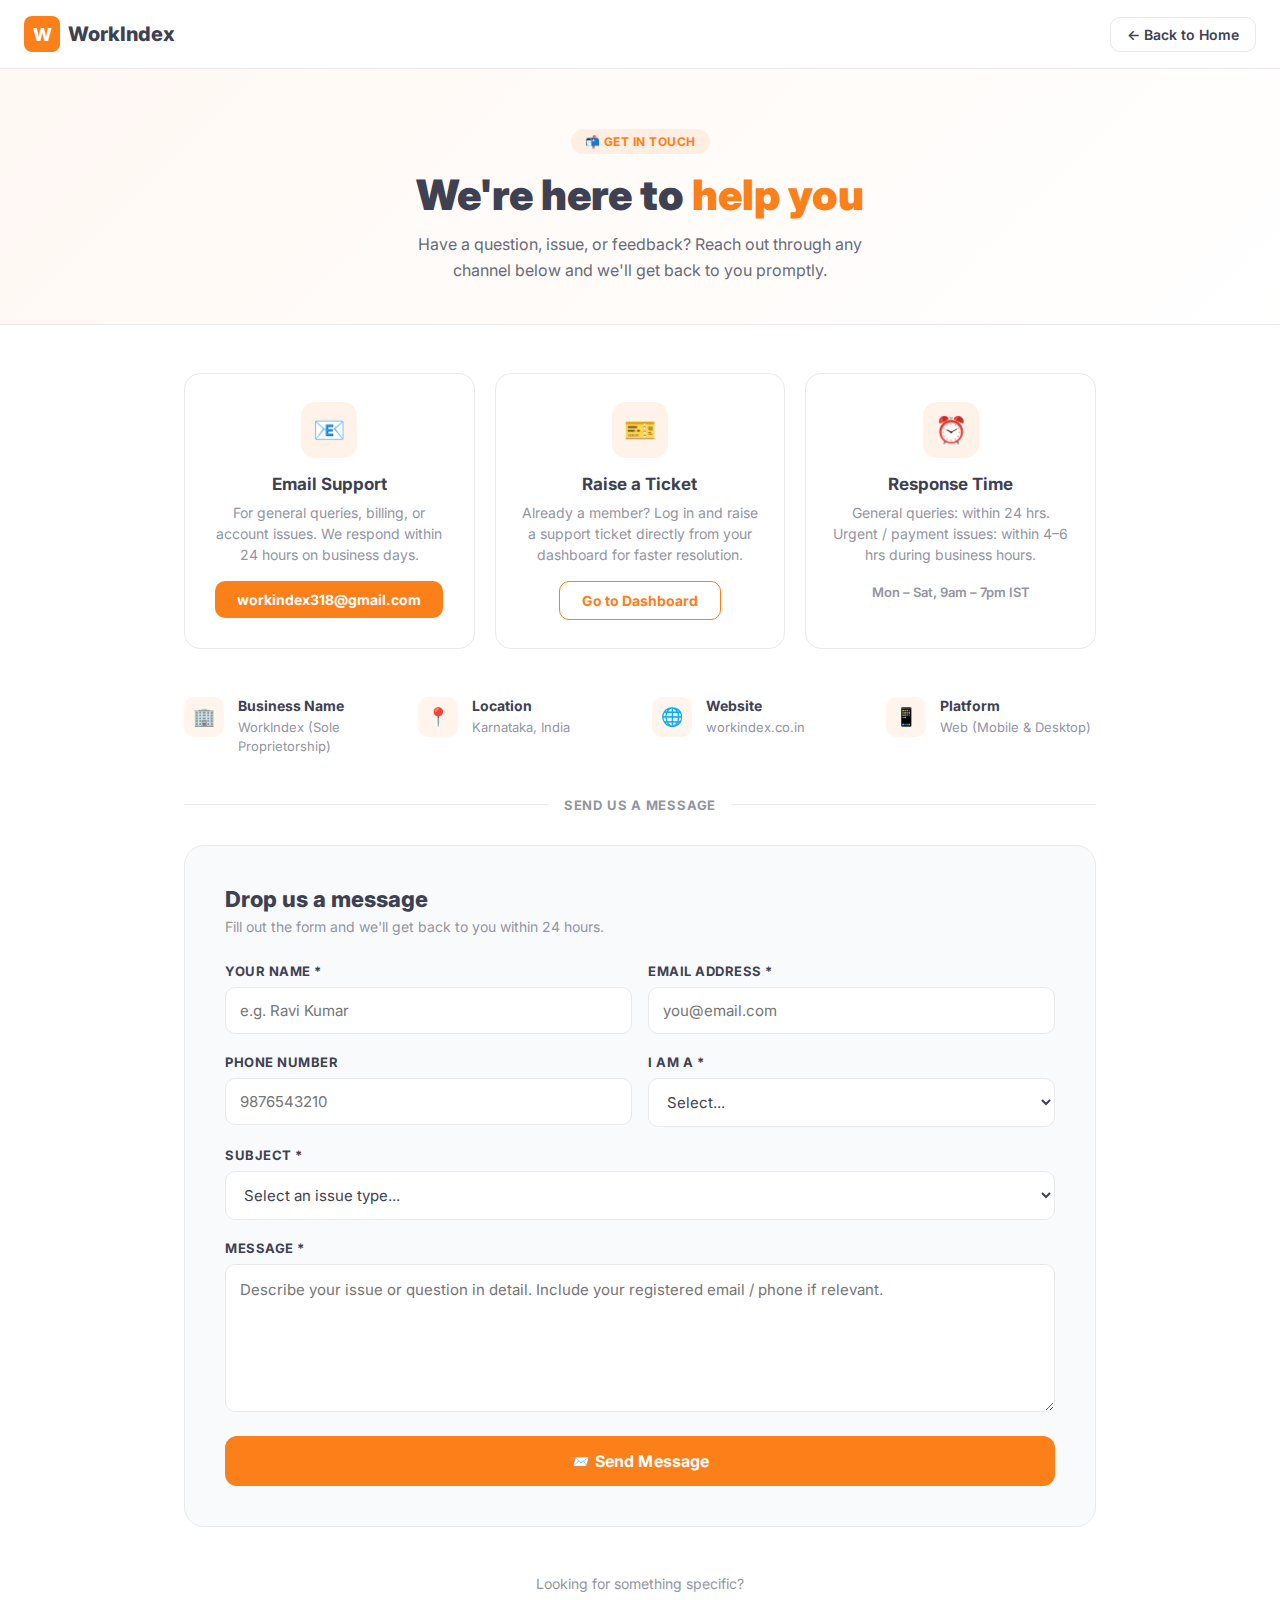
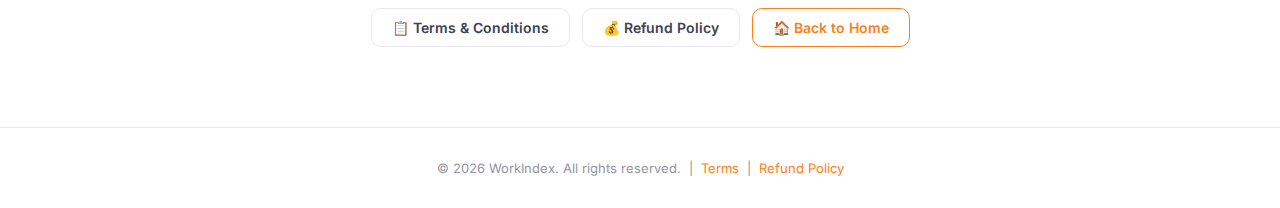
<file: contact.html>
<!DOCTYPE html>
<html lang="en">
<head>
<meta charset="UTF-8"/>
<meta name="viewport" content="width=device-width, initial-scale=1.0"/>
<meta name="theme-color" content="#FC8019"/>
<title>Contact Us – WorkIndex</title>
<link rel="preconnect" href="https://fonts.googleapis.com">
<link href="https://fonts.googleapis.com/css2?family=Inter:wght@400;500;600;700;800;900&display=swap" rel="stylesheet">
<style>
  *, *::before, *::after { box-sizing: border-box; margin: 0; padding: 0; }
  :root {
    --primary: #FC8019;
    --primary-dark: #E67417;
    --bg: #FFFFFF;
    --bg-gray: #F9FAFB;
    --border: #E9E9EB;
    --text: #3D4152;
    --text-light: #686B78;
    --text-muted: #93959F;
  }
  body {
    font-family: 'Inter', -apple-system, sans-serif;
    background: var(--bg);
    color: var(--text);
    min-height: 100vh;
    -webkit-font-smoothing: antialiased;
  }

  /* NAV */
  nav {
    display: flex;
    justify-content: space-between;
    align-items: center;
    padding: 16px 24px;
    border-bottom: 1px solid var(--border);
    background: #fff;
    position: sticky;
    top: 0;
    z-index: 10;
  }
  .logo { display: flex; align-items: center; gap: 8px; text-decoration: none; }
  .logo-icon {
    width: 36px; height: 36px;
    background: var(--primary);
    border-radius: 8px;
    display: flex; align-items: center; justify-content: center;
    font-weight: 800; font-size: 18px; color: #fff;
  }
  .logo-text { font-size: 20px; font-weight: 800; color: var(--text); }
  .nav-back {
    padding: 8px 16px;
    border: 1.5px solid var(--border);
    border-radius: 10px;
    background: transparent;
    color: var(--text);
    font-size: 14px;
    font-weight: 600;
    cursor: pointer;
    text-decoration: none;
    font-family: inherit;
  }
  .nav-back:hover { border-color: var(--primary); color: var(--primary); }

  /* HERO */
  .hero {
    text-align: center;
    padding: 60px 24px 40px;
    background: linear-gradient(135deg, #fff8f3 0%, #fff 100%);
    border-bottom: 1px solid var(--border);
  }
  .hero-badge {
    display: inline-flex;
    align-items: center;
    gap: 6px;
    background: rgba(252,128,25,0.1);
    color: var(--primary);
    font-size: 12px;
    font-weight: 700;
    padding: 5px 14px;
    border-radius: 20px;
    margin-bottom: 16px;
    letter-spacing: 0.5px;
    text-transform: uppercase;
  }
  .hero h1 {
    font-size: clamp(28px, 5vw, 42px);
    font-weight: 900;
    color: var(--text);
    margin-bottom: 12px;
    line-height: 1.2;
  }
  .hero h1 span { color: var(--primary); }
  .hero p {
    font-size: 16px;
    color: var(--text-light);
    max-width: 480px;
    margin: 0 auto;
    line-height: 1.6;
  }

  /* MAIN */
  .main {
    max-width: 960px;
    margin: 0 auto;
    padding: 48px 24px 80px;
  }

  /* CONTACT CARDS */
  .cards-grid {
    display: grid;
    grid-template-columns: repeat(auto-fit, minmax(260px, 1fr));
    gap: 20px;
    margin-bottom: 48px;
  }
  .contact-card {
    border: 1.5px solid var(--border);
    border-radius: 16px;
    padding: 28px 24px;
    text-align: center;
    transition: all 0.2s;
    background: var(--bg);
  }
  .contact-card:hover {
    border-color: var(--primary);
    transform: translateY(-3px);
    box-shadow: 0 8px 24px rgba(252,128,25,0.12);
  }
  .card-icon {
    width: 56px; height: 56px;
    border-radius: 14px;
    background: rgba(252,128,25,0.1);
    display: flex; align-items: center; justify-content: center;
    font-size: 26px;
    margin: 0 auto 16px;
  }
  .contact-card h3 { font-size: 17px; font-weight: 700; color: var(--text); margin-bottom: 8px; }
  .contact-card p { font-size: 14px; color: var(--text-muted); margin-bottom: 16px; line-height: 1.5; }
  .card-link {
    display: inline-block;
    padding: 10px 22px;
    background: var(--primary);
    color: #fff;
    border-radius: 10px;
    font-size: 14px;
    font-weight: 700;
    text-decoration: none;
    transition: background 0.2s;
  }
  .card-link:hover { background: var(--primary-dark); }
  .card-link.outline {
    background: transparent;
    border: 1.5px solid var(--primary);
    color: var(--primary);
  }
  .card-link.outline:hover { background: rgba(252,128,25,0.06); }

  /* CONTACT FORM */
  .form-section {
    background: var(--bg-gray);
    border: 1.5px solid var(--border);
    border-radius: 20px;
    padding: 40px;
    margin-bottom: 48px;
  }
  .form-section h2 {
    font-size: 22px;
    font-weight: 800;
    color: var(--text);
    margin-bottom: 6px;
  }
  .form-section .subtitle {
    font-size: 14px;
    color: var(--text-muted);
    margin-bottom: 28px;
  }
  .form-row {
    display: grid;
    grid-template-columns: 1fr 1fr;
    gap: 16px;
  }
  @media (max-width: 600px) { .form-row { grid-template-columns: 1fr; } }
  .field { margin-bottom: 20px; }
  .field label {
    display: block;
    font-size: 13px;
    font-weight: 700;
    color: var(--text);
    margin-bottom: 8px;
    text-transform: uppercase;
    letter-spacing: 0.04em;
  }
  .field input, .field textarea, .field select {
    width: 100%;
    padding: 13px 14px;
    border: 1.5px solid var(--border);
    border-radius: 10px;
    font-size: 15px;
    font-family: inherit;
    background: #fff;
    color: var(--text);
    transition: border-color 0.2s;
  }
  .field input:focus, .field textarea:focus, .field select:focus {
    outline: none;
    border-color: var(--primary);
    box-shadow: 0 0 0 3px rgba(252,128,25,0.1);
  }
  .field textarea { resize: vertical; line-height: 1.6; }
  .submit-btn {
    width: 100%;
    padding: 15px;
    background: var(--primary);
    color: #fff;
    border: none;
    border-radius: 12px;
    font-size: 16px;
    font-weight: 700;
    cursor: pointer;
    font-family: inherit;
    transition: all 0.2s;
    letter-spacing: 0.01em;
  }
  .submit-btn:hover { background: var(--primary-dark); transform: translateY(-1px); }
  .submit-btn:active { transform: translateY(0); }

  /* SUCCESS STATE */
  .success-msg {
    display: none;
    text-align: center;
    padding: 32px;
  }
  .success-msg .icon { font-size: 56px; margin-bottom: 16px; }
  .success-msg h3 { font-size: 20px; font-weight: 700; color: var(--text); margin-bottom: 8px; }
  .success-msg p { font-size: 15px; color: var(--text-muted); }

  /* INFO SECTION */
  .info-grid {
    display: grid;
    grid-template-columns: repeat(auto-fit, minmax(200px, 1fr));
    gap: 24px;
    margin-bottom: 40px;
  }
  .info-item {
    display: flex;
    gap: 14px;
    align-items: flex-start;
  }
  .info-icon {
    width: 40px; height: 40px;
    border-radius: 10px;
    background: rgba(252,128,25,0.08);
    display: flex; align-items: center; justify-content: center;
    font-size: 18px;
    flex-shrink: 0;
  }
  .info-item h4 { font-size: 14px; font-weight: 700; color: var(--text); margin-bottom: 4px; }
  .info-item p { font-size: 13px; color: var(--text-muted); line-height: 1.5; }

  /* DIVIDER */
  .section-divider {
    display: flex;
    align-items: center;
    gap: 16px;
    margin: 40px 0 32px;
  }
  .section-divider::before, .section-divider::after {
    content: '';
    flex: 1;
    height: 1px;
    background: var(--border);
  }
  .section-divider span {
    font-size: 13px;
    font-weight: 700;
    color: var(--text-muted);
    white-space: nowrap;
    text-transform: uppercase;
    letter-spacing: 0.06em;
  }

  /* FOOTER */
  footer {
    text-align: center;
    padding: 32px 24px;
    border-top: 1px solid var(--border);
    font-size: 13px;
    color: var(--text-muted);
  }
  footer a { color: var(--primary); text-decoration: none; }

  /* TOAST */
  .toast {
    position: fixed;
    top: 20px;
    left: 50%;
    transform: translateX(-50%);
    background: var(--text);
    color: #fff;
    padding: 12px 24px;
    border-radius: 12px;
    font-size: 14px;
    font-weight: 600;
    z-index: 9999;
    animation: toastIn 0.3s ease;
  }
  .toast.success { background: #22c55e; }
  .toast.error { background: #ef4444; }
  @keyframes toastIn {
    from { opacity: 0; transform: translate(-50%, -16px); }
    to { opacity: 1; transform: translate(-50%, 0); }
  }
</style>
</head>
<body>

<nav>
  <a class="logo" href="/">
    <div class="logo-icon">W</div>
    <span class="logo-text">WorkIndex</span>
  </a>
  <a href="/" class="nav-back">← Back to Home</a>
</nav>

<div class="hero">
  <div class="hero-badge">📬 Get in Touch</div>
  <h1>We're here to <span>help you</span></h1>
  <p>Have a question, issue, or feedback? Reach out through any channel below and we'll get back to you promptly.</p>
</div>

<div class="main">

  <!-- Quick contact cards -->
  <div class="cards-grid">
    <div class="contact-card">
      <div class="card-icon">📧</div>
      <h3>Email Support</h3>
      <p>For general queries, billing, or account issues. We respond within 24 hours on business days.</p>
      <a href="mailto:workindex318@gmail.com" class="card-link">workindex318@gmail.com</a>
    </div>
    <div class="contact-card">
      <div class="card-icon">🎫</div>
      <h3>Raise a Ticket</h3>
      <p>Already a member? Log in and raise a support ticket directly from your dashboard for faster resolution.</p>
      <a href="/" class="card-link outline">Go to Dashboard</a>
    </div>
    <div class="contact-card">
      <div class="card-icon">⏰</div>
      <h3>Response Time</h3>
      <p>General queries: within 24 hrs.<br>Urgent / payment issues: within 4–6 hrs during business hours.</p>
      <span style="font-size:13px;color:var(--text-muted);font-weight:600;">Mon – Sat, 9am – 7pm IST</span>
    </div>
  </div>

  <!-- Info strip -->
  <div class="info-grid">
    <div class="info-item">
      <div class="info-icon">🏢</div>
      <div>
        <h4>Business Name</h4>
        <p>WorkIndex (Sole Proprietorship)</p>
      </div>
    </div>
    <div class="info-item">
      <div class="info-icon">📍</div>
      <div>
        <h4>Location</h4>
        <p>Karnataka, India</p>
      </div>
    </div>
    <div class="info-item">
      <div class="info-icon">🌐</div>
      <div>
        <h4>Website</h4>
        <p>workindex.co.in</p>
      </div>
    </div>
    <div class="info-item">
      <div class="info-icon">📱</div>
      <div>
        <h4>Platform</h4>
        <p>Web (Mobile & Desktop)</p>
      </div>
    </div>
  </div>

  <div class="section-divider"><span>Send us a message</span></div>

  <!-- Contact form -->
  <div class="form-section">
    <h2>Drop us a message</h2>
    <p class="subtitle">Fill out the form and we'll get back to you within 24 hours.</p>

    <div id="contactForm">
      <div class="form-row">
        <div class="field">
          <label>Your Name *</label>
          <input type="text" id="cName" placeholder="e.g. Ravi Kumar">
        </div>
        <div class="field">
          <label>Email Address *</label>
          <input type="email" id="cEmail" placeholder="you@email.com">
        </div>
      </div>

      <div class="form-row">
        <div class="field">
          <label>Phone Number</label>
          <input type="tel" id="cPhone" placeholder="9876543210" maxlength="10">
        </div>
        <div class="field">
          <label>I am a *</label>
          <select id="cRole">
            <option value="">Select...</option>
            <option value="client">Customer / Client</option>
            <option value="expert">Professional / Expert</option>
            <option value="other">Other</option>
          </select>
        </div>
      </div>

      <div class="field">
        <label>Subject *</label>
        <select id="cSubject">
          <option value="">Select an issue type...</option>
          <option value="Account / Login Issue">Account / Login Issue</option>
          <option value="Payment / Billing Query">Payment / Billing Query</option>
          <option value="Technical Problem">Technical Problem</option>
          <option value="Report a User / Abuse">Report a User / Abuse</option>
          <option value="Refund Request">Refund Request</option>
          <option value="Feature Request">Feature Request</option>
          <option value="General Enquiry">General Enquiry</option>
          <option value="Other">Other</option>
        </select>
      </div>

      <div class="field">
        <label>Message *</label>
        <textarea id="cMessage" rows="5" placeholder="Describe your issue or question in detail. Include your registered email / phone if relevant."></textarea>
      </div>

      <button class="submit-btn" onclick="submitContactForm()">📨 Send Message</button>
    </div>

    <div class="success-msg" id="successMsg">
      <div class="icon">✅</div>
      <h3>Message received!</h3>
      <p>Thanks for reaching out. We'll get back to you at your registered email within 24 hours.</p>
    </div>
  </div>

  <!-- Useful links -->
  <div style="text-align:center;">
    <p style="font-size:14px;color:var(--text-muted);margin-bottom:16px;">Looking for something specific?</p>
    <div style="display:flex;gap:12px;justify-content:center;flex-wrap:wrap;">
      <a href="/terms.html" style="padding:10px 20px;border:1.5px solid var(--border);border-radius:10px;font-size:14px;font-weight:600;color:var(--text);text-decoration:none;">📋 Terms & Conditions</a>
      <a href="/refund-policy.html" style="padding:10px 20px;border:1.5px solid var(--border);border-radius:10px;font-size:14px;font-weight:600;color:var(--text);text-decoration:none;">💰 Refund Policy</a>
      <a href="/" style="padding:10px 20px;border:1.5px solid var(--primary);border-radius:10px;font-size:14px;font-weight:600;color:var(--primary);text-decoration:none;">🏠 Back to Home</a>
    </div>
  </div>

</div>

<footer>
  <p>© 2026 WorkIndex. All rights reserved. &nbsp;|&nbsp; <a href="/terms.html">Terms</a> &nbsp;|&nbsp; <a href="/refund-policy.html">Refund Policy</a></p>
</footer>
<script>
function showToast(msg, type = 'info') {
  const t = document.createElement('div');
  t.className = 'toast ' + type;
  t.textContent = msg;
  document.body.appendChild(t);
  setTimeout(() => t.remove(), 3500);
}

async function submitContactForm() {
  const name    = document.getElementById('cName').value.trim();
  const email   = document.getElementById('cEmail').value.trim();
  const role    = document.getElementById('cRole').value;
  const subject = document.getElementById('cSubject').value;
  const message = document.getElementById('cMessage').value.trim();

  if (!name) { showToast('Please enter your name', 'error'); return; }
  if (!email || !/\S+@\S+\.\S+/.test(email)) { showToast('Please enter a valid email', 'error'); return; }
  if (!role)  { showToast('Please select who you are', 'error'); return; }
  if (!subject) { showToast('Please select a subject', 'error'); return; }
  if (!message || message.length < 20) { showToast('Please write at least 20 characters', 'error'); return; }

  const btn = document.querySelector('.submit-btn');
  btn.textContent = '⏳ Sending...';
  btn.disabled = true;

  try {
    const res = await fetch('https://formspree.io/f/xaqpaekv', {
      method: 'POST',
      headers: { 'Content-Type': 'application/json', 'Accept': 'application/json' },
      body: JSON.stringify({ name, email, role, subject, message })
    });

    if (res.ok) {
      document.getElementById('contactForm').style.display = 'none';
      document.getElementById('successMsg').style.display = 'block';
      showToast('Message sent!', 'success');
    } else {
      showToast('Failed to send. Please email us directly.', 'error');
      btn.textContent = '📨 Send Message';
      btn.disabled = false;
    }
  } catch (err) {
    showToast('Network error. Please try again.', 'error');
    btn.textContent = '📨 Send Message';
    btn.disabled = false;
  }
}
</script>
</body>
</html>
</file>
